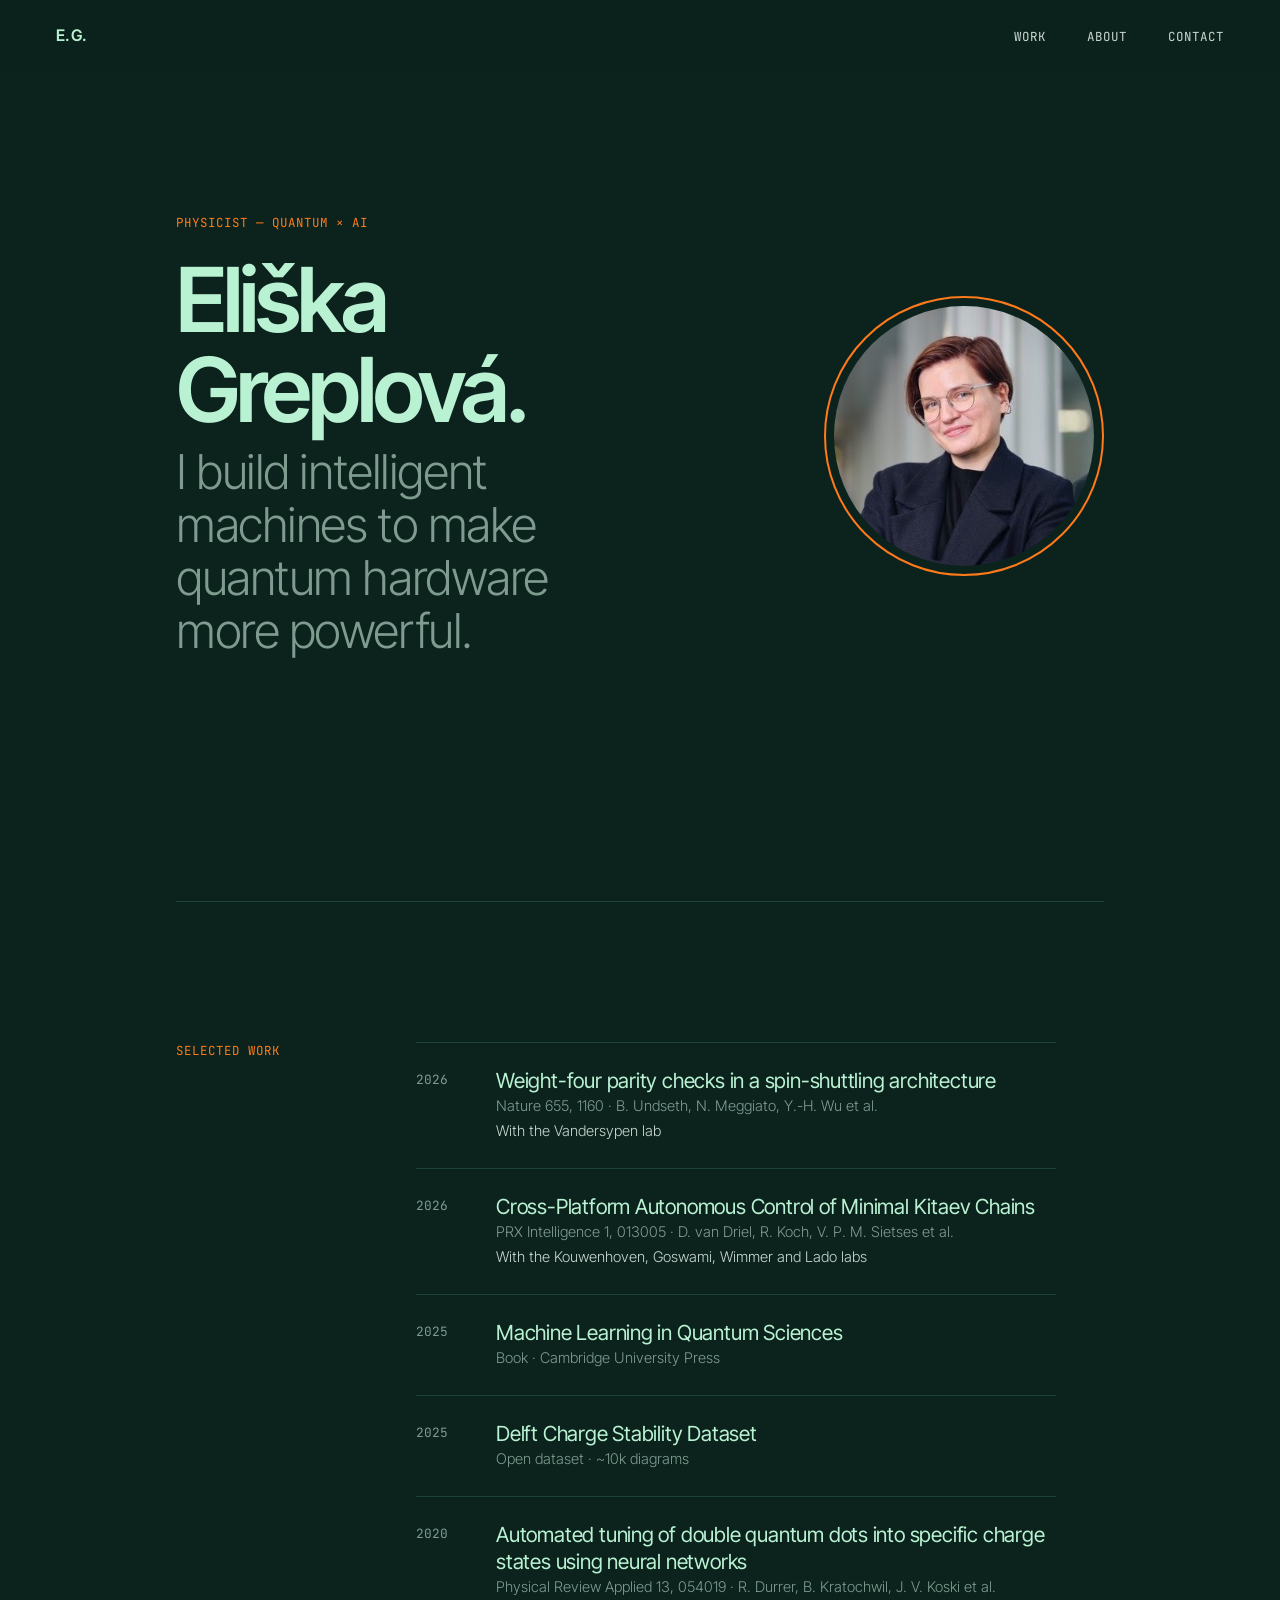
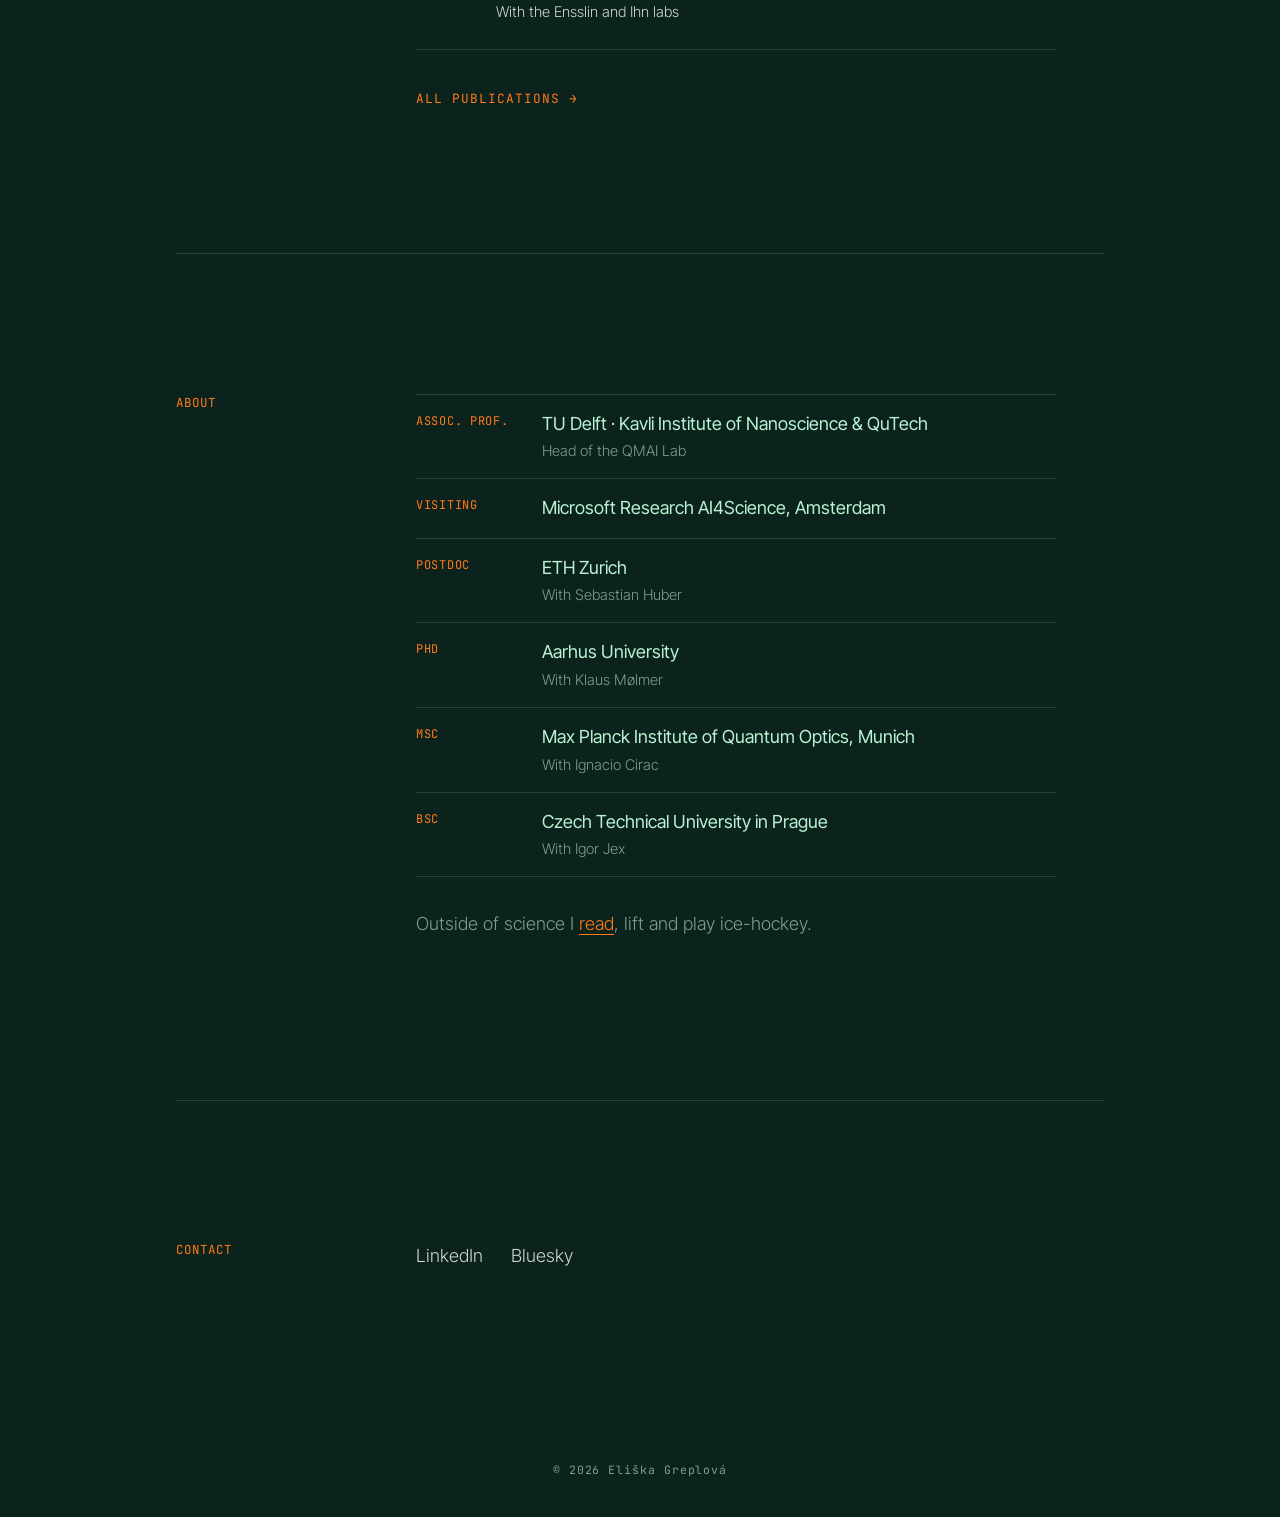
<file: index.html>
<!doctype html>
<html lang="en">
<head>
  <meta charset="utf-8">
  <meta name="viewport" content="width=device-width, initial-scale=1">
  <title>Eliška Greplová</title>
  <meta name="description" content="Eliška Greplová — physicist working at the intersection of quantum technology and artificial intelligence.">
  <link rel="preconnect" href="https://fonts.googleapis.com">
  <link rel="preconnect" href="https://fonts.gstatic.com" crossorigin>
  <link href="https://fonts.googleapis.com/css2?family=Inter+Tight:wght@300;400;600&family=JetBrains+Mono:wght@400&display=swap" rel="stylesheet">
  <link rel="stylesheet" href="style.css">
</head>
<body>

  <header class="nav">
    <a class="logo" href="#top">E.G.</a>
    <nav>
      <a href="#work">Work</a>
      <a href="#about">About</a>
      <a href="#contact">Contact</a>
    </nav>
  </header>

  <main id="top">

    <!-- Intro: big name, quieter second line -->
    <section class="hero">
      <div class="hero-copy">
        <p class="label">Physicist — Quantum × AI</p>
        <h1>Eliška Greplová.</h1>
        <p class="hero-sub">I build intelligent machines to make quantum hardware more&nbsp;powerful.</p>
      </div>
      <img class="portrait" src="photo.jpg" alt="Portrait of Eliška Greplová" width="330" height="330">
    </section>

    <!-- Selected work -->
    <section id="work" class="row">
      <p class="label">Selected work</p>
      <div>
        <ul class="work">
          <li>
            <a href="https://www.nature.com/articles/s41586-026-10766-3">
              <span class="year">2026</span>
              <span class="title">Weight-four parity checks in a spin-shuttling architecture</span>
              <span class="venue">Nature 655, 1160 · B. Undseth, N. Meggiato, Y.-H. Wu et al.</span>
              <span class="lab">With the Vandersypen lab</span>
            </a>
          </li>
          <li>
            <a href="https://journals.aps.org/prxintelligence/abstract/10.1103/ryll-qb42">
              <span class="year">2026</span>
              <span class="title">Cross-Platform Autonomous Control of Minimal Kitaev Chains</span>
              <span class="venue">PRX Intelligence 1, 013005 · D. van Driel, R. Koch, V. P. M. Sietses et al.</span>
              <span class="lab">With the Kouwenhoven, Goswami, Wimmer and Lado labs</span>
            </a>
          </li>
          <li>
            <a href="https://www.cambridge.org/nl/universitypress/subjects/physics/quantum-physics-quantum-information-and-quantum-computation/machine-learning-quantum-sciences?format=HB&isbn=9781009504935">
              <span class="year">2025</span>
              <span class="title">Machine Learning in Quantum Sciences</span>
              <span class="venue">Book · Cambridge University Press</span>
            </a>
          </li>
          <li>
            <a href="https://gitlab.tudelft.nl/datasets/delft-csd-dataset/-/blob/main/README.md">
              <span class="year">2025</span>
              <span class="title">Delft Charge Stability Dataset</span>
              <span class="venue">Open dataset · ~10k diagrams</span>
            </a>
          </li>
          <li>
            <a href="https://journals.aps.org/prapplied/abstract/10.1103/PhysRevApplied.13.054019">
              <span class="year">2020</span>
              <span class="title">Automated tuning of double quantum dots into specific charge states using neural networks</span>
              <span class="venue">Physical Review Applied 13, 054019 · R. Durrer, B. Kratochwil, J. V. Koski et al.</span>
              <span class="lab">With the Ensslin and Ihn labs</span>
            </a>
          </li>
        </ul>
        <a class="more" href="https://scholar.google.com/citations?user=WIPqU4gAAAAJ&amp;hl=en">All publications →</a>
      </div>
    </section>

    <!-- About -->
    <section id="about" class="row">
      <p class="label">About</p>
      <div>
        <!-- Career, newest first. Copy an <li> to add a line. -->
        <ul class="cv">
          <li>
            <span class="role">Assoc. Prof.</span>
            <span class="place">TU Delft · Kavli Institute of Nanoscience &amp; QuTech</span>
            <span class="with">Head of the QMAI Lab</span>
          </li>
          <li>
            <span class="role">Visiting</span>
            <span class="place">Microsoft Research AI4Science, Amsterdam</span>
          </li>
          <li>
            <span class="role">Postdoc</span>
            <span class="place">ETH Zurich</span>
            <span class="with">With Sebastian Huber</span>
          </li>
          <li>
            <span class="role">PhD</span>
            <span class="place">Aarhus University</span>
            <span class="with">With Klaus Mølmer</span>
          </li>
          <li>
            <span class="role">MSc</span>
            <span class="place">Max Planck Institute of Quantum Optics, Munich</span>
            <span class="with">With Ignacio Cirac</span>
          </li>
          <li>
            <span class="role">BSc</span>
            <span class="place">Czech Technical University in Prague</span>
            <span class="with">With Igor Jex</span>
          </li>
        </ul>
        <p class="muted">Outside of science I <a class="inline-link" href="reading.html">read</a>, lift and play ice-hockey.</p>
      </div>
    </section>

    <!-- Contact -->
    <section id="contact" class="row">
      <p class="label">Contact</p>
      <div>
        <ul class="social">
          <li><a href="https://www.linkedin.com/in/eliska-greplova-29bba9150/">LinkedIn</a></li>
          <li><a href="https://bsky.app/profile/eliskagreplova.bsky.social">Bluesky</a></li>
        </ul>
      </div>
    </section>

  </main>

  <footer>© <span id="year">2026</span> Eliška Greplová</footer>
  <script>document.getElementById('year').textContent = new Date().getFullYear();</script>
</body>
</html>
</file>
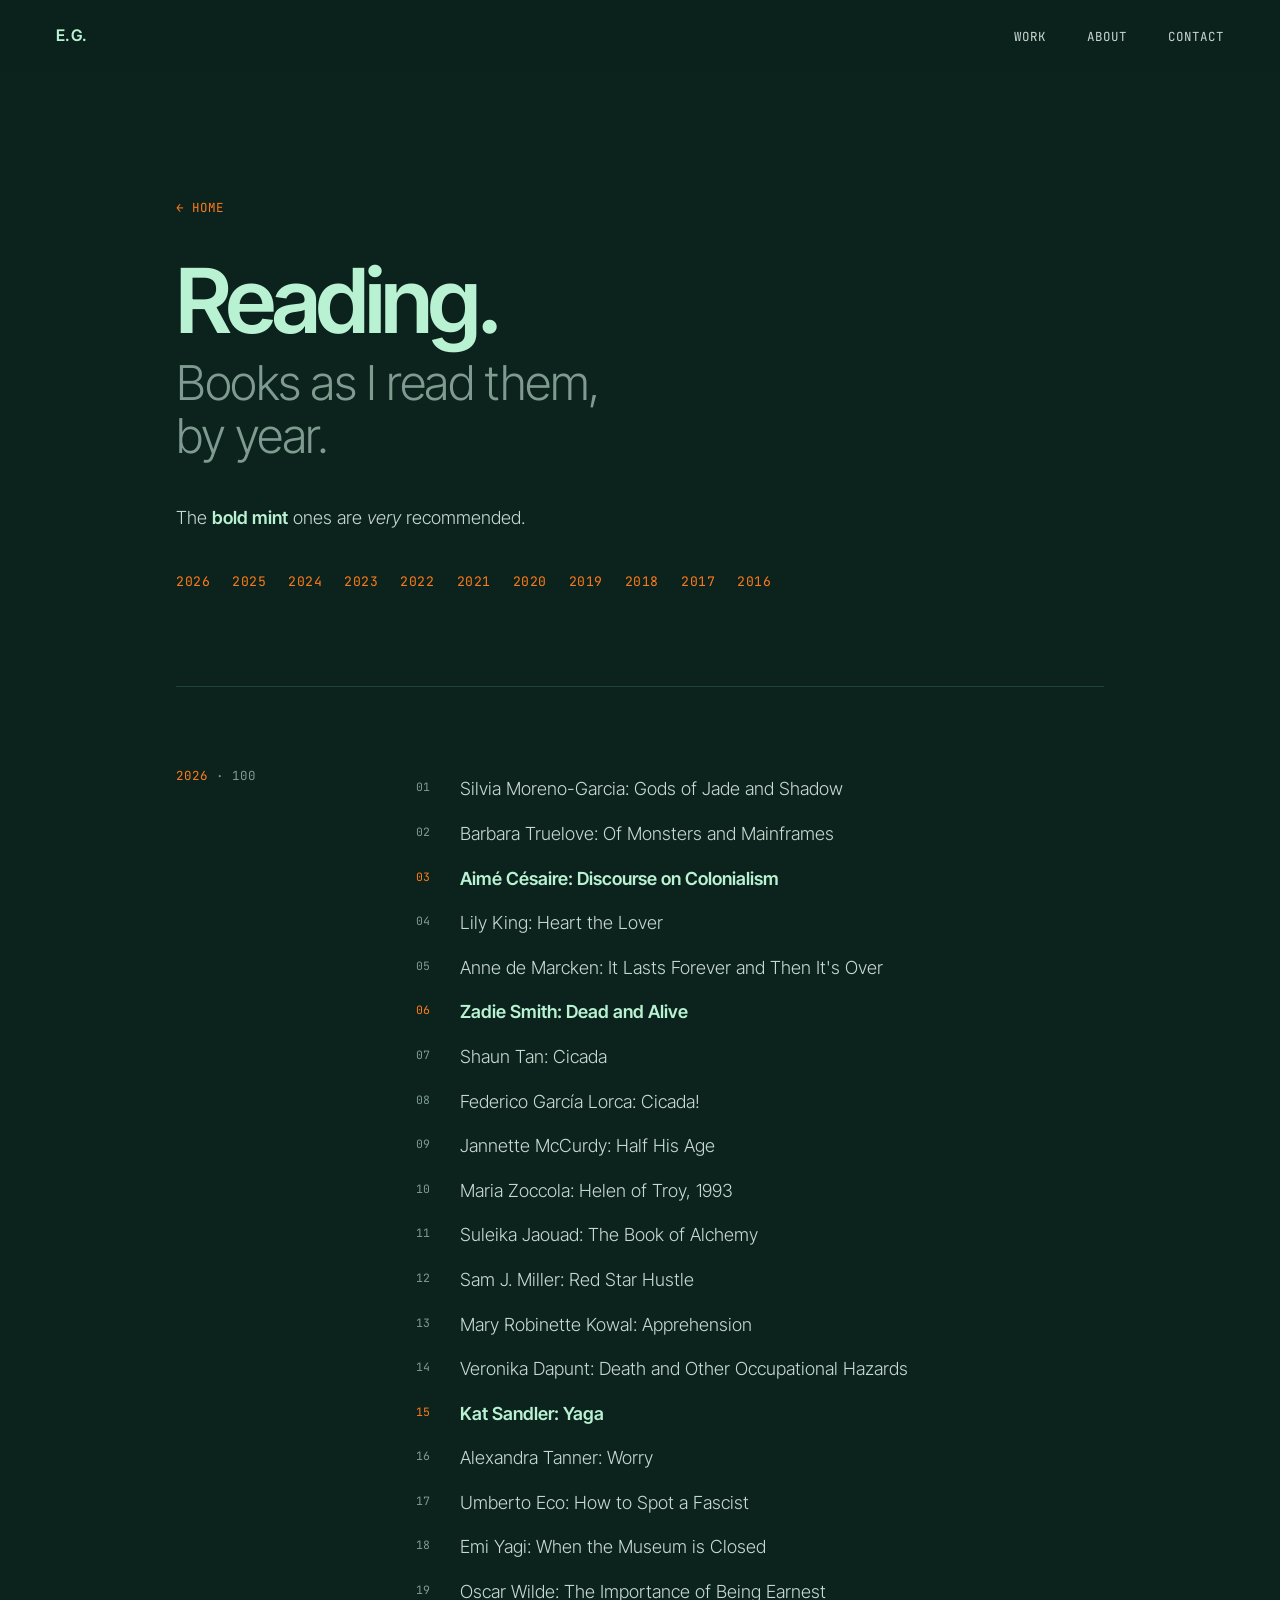
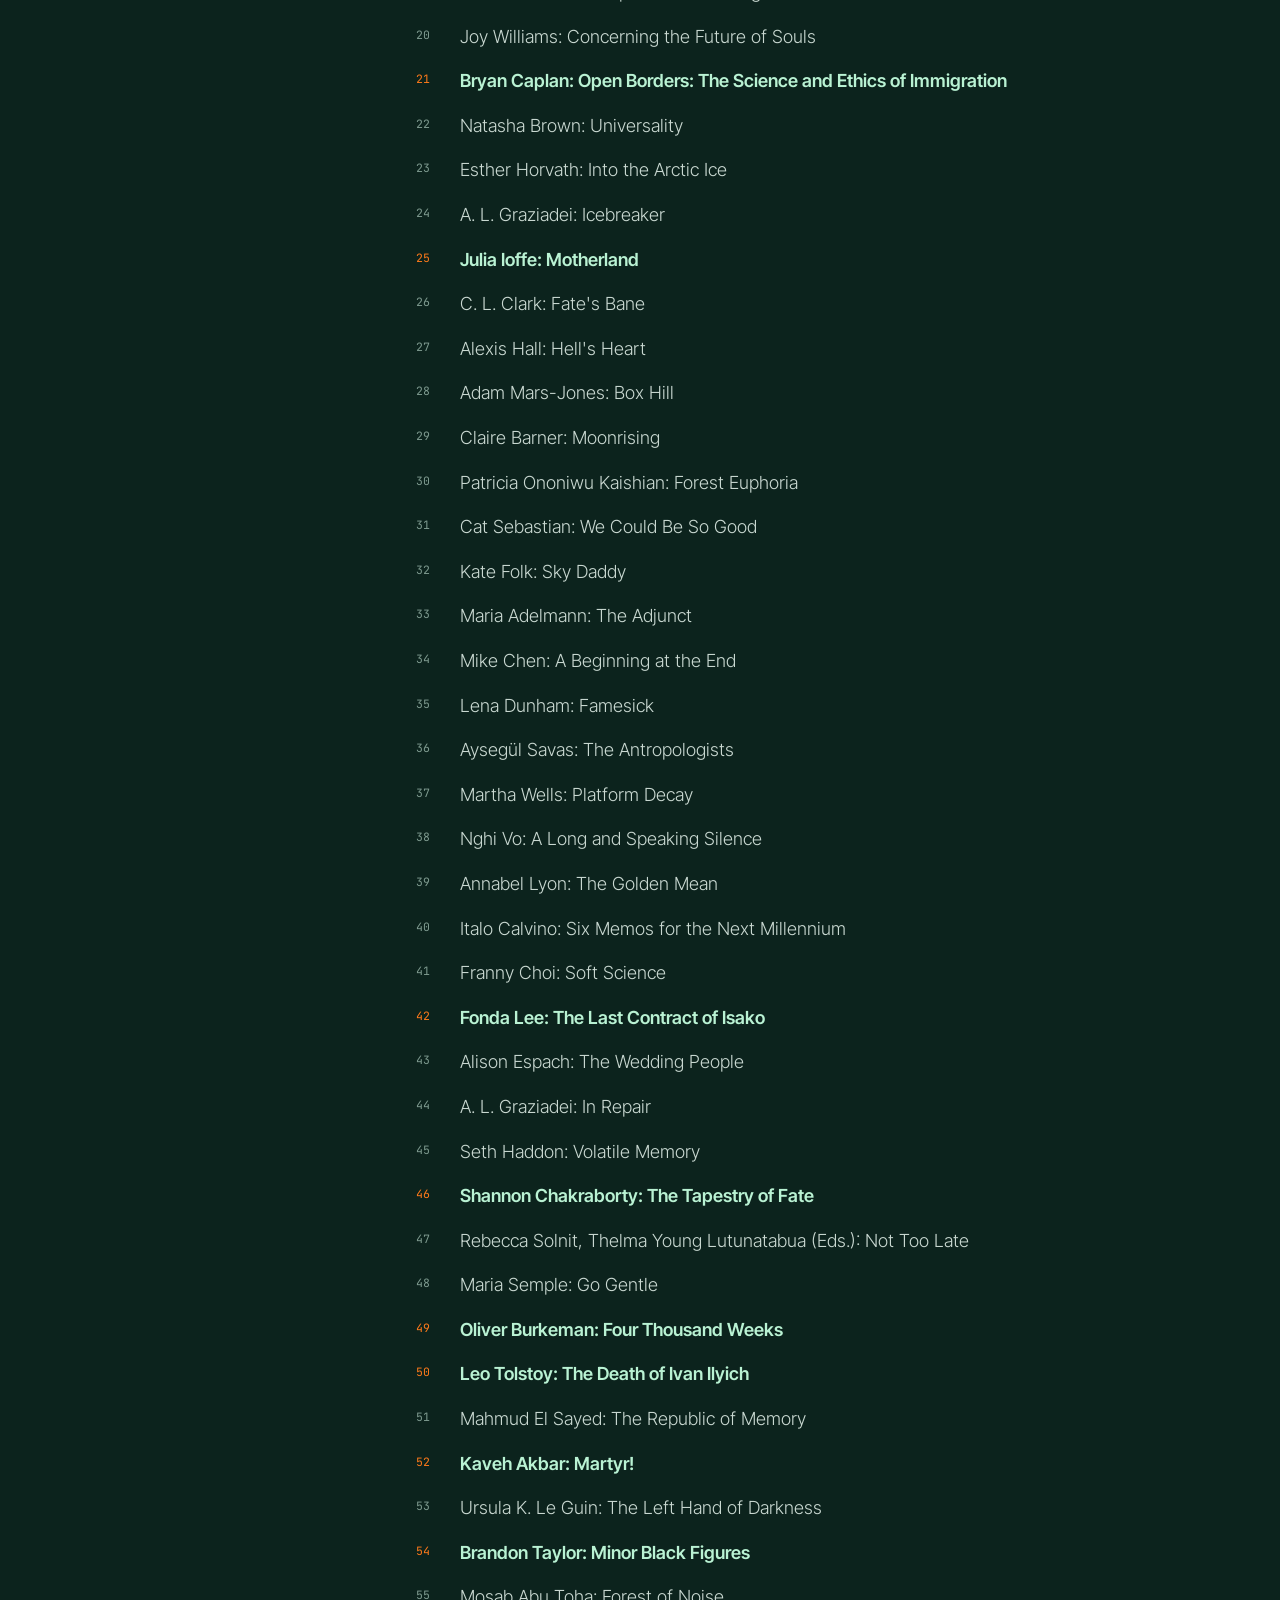
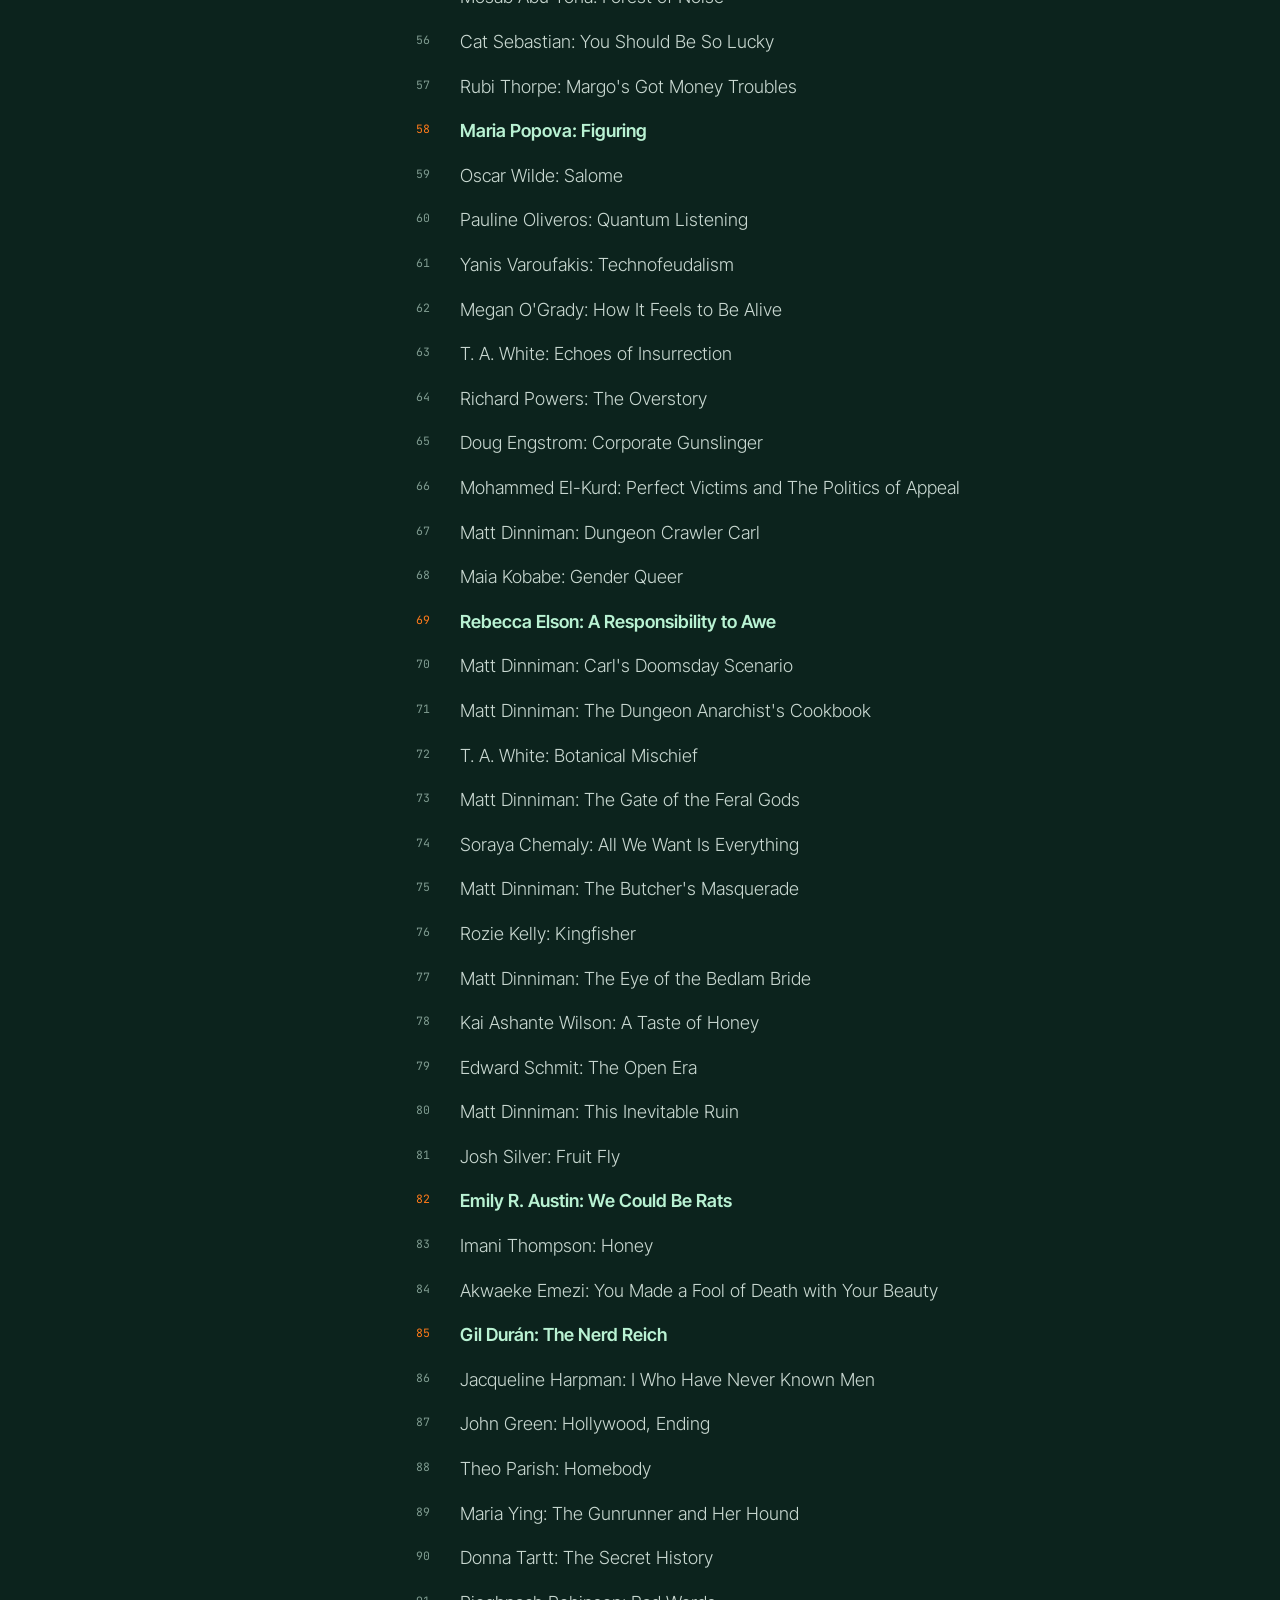
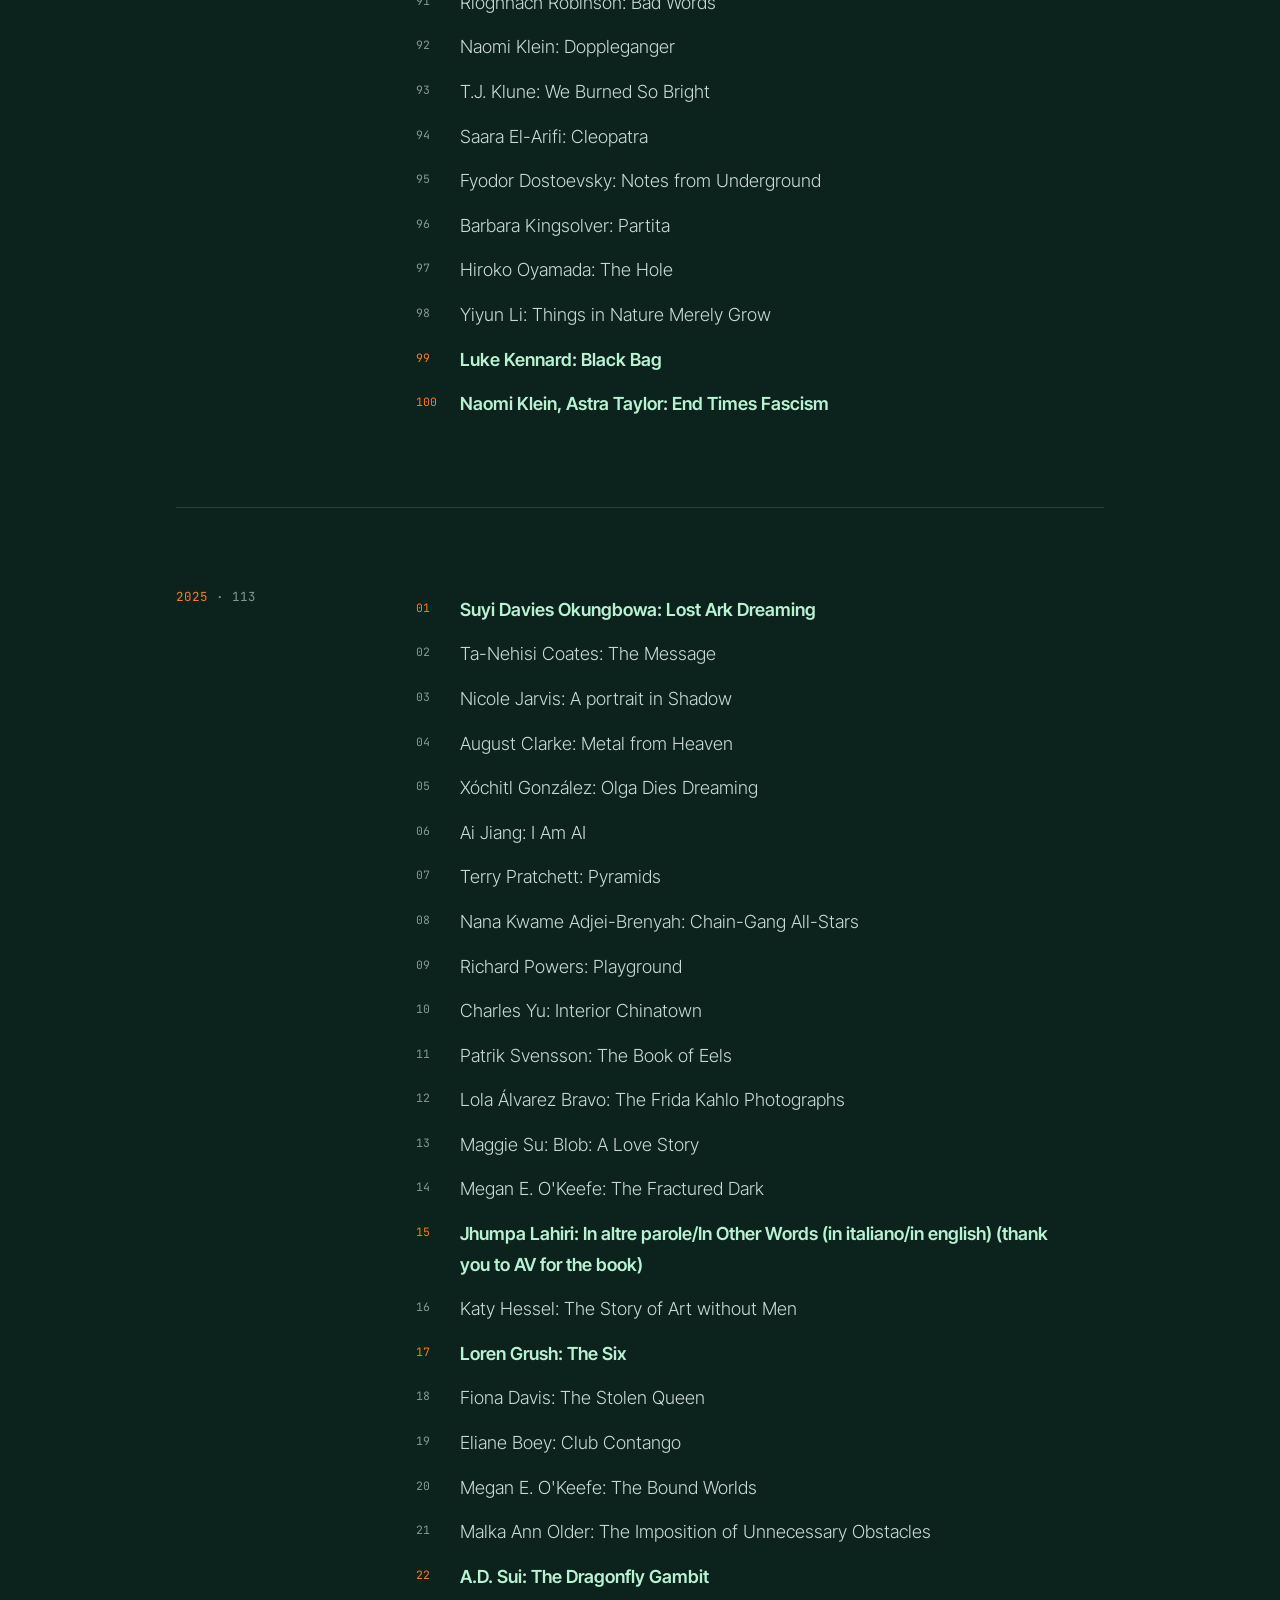
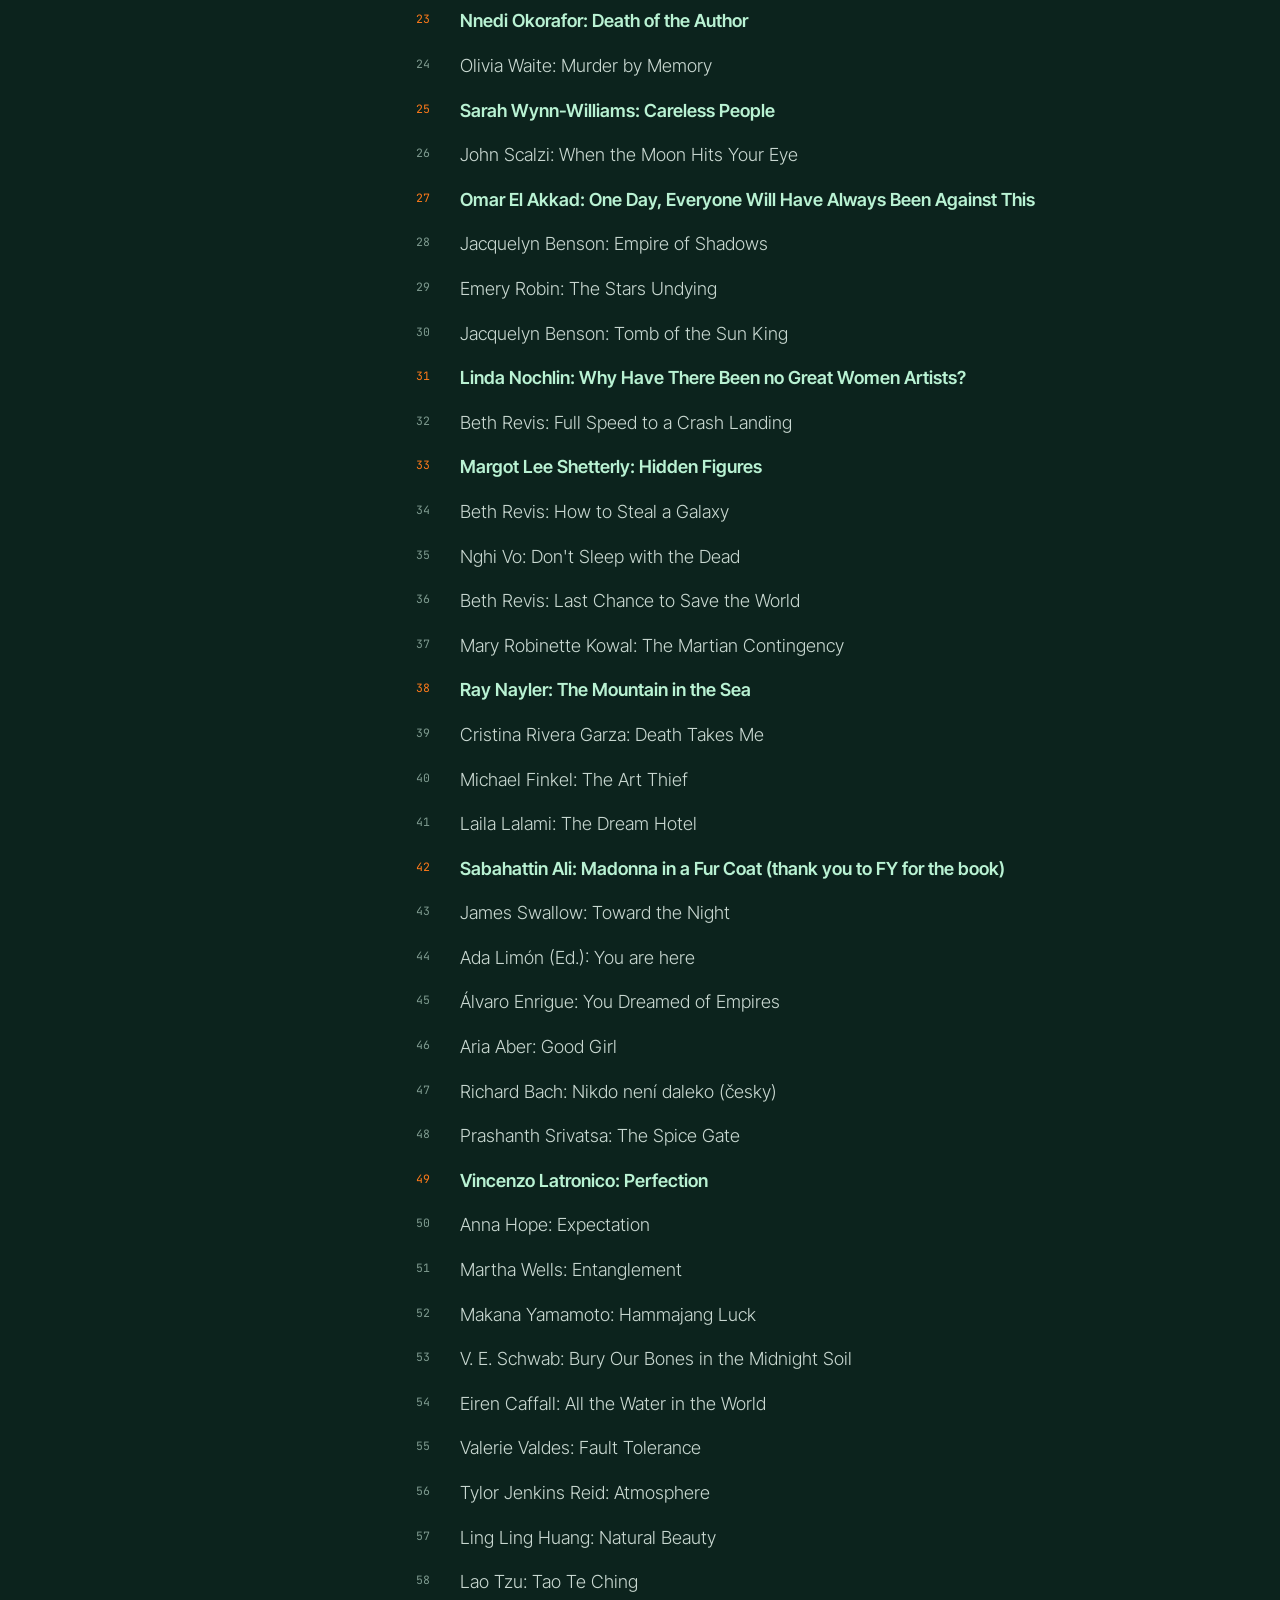
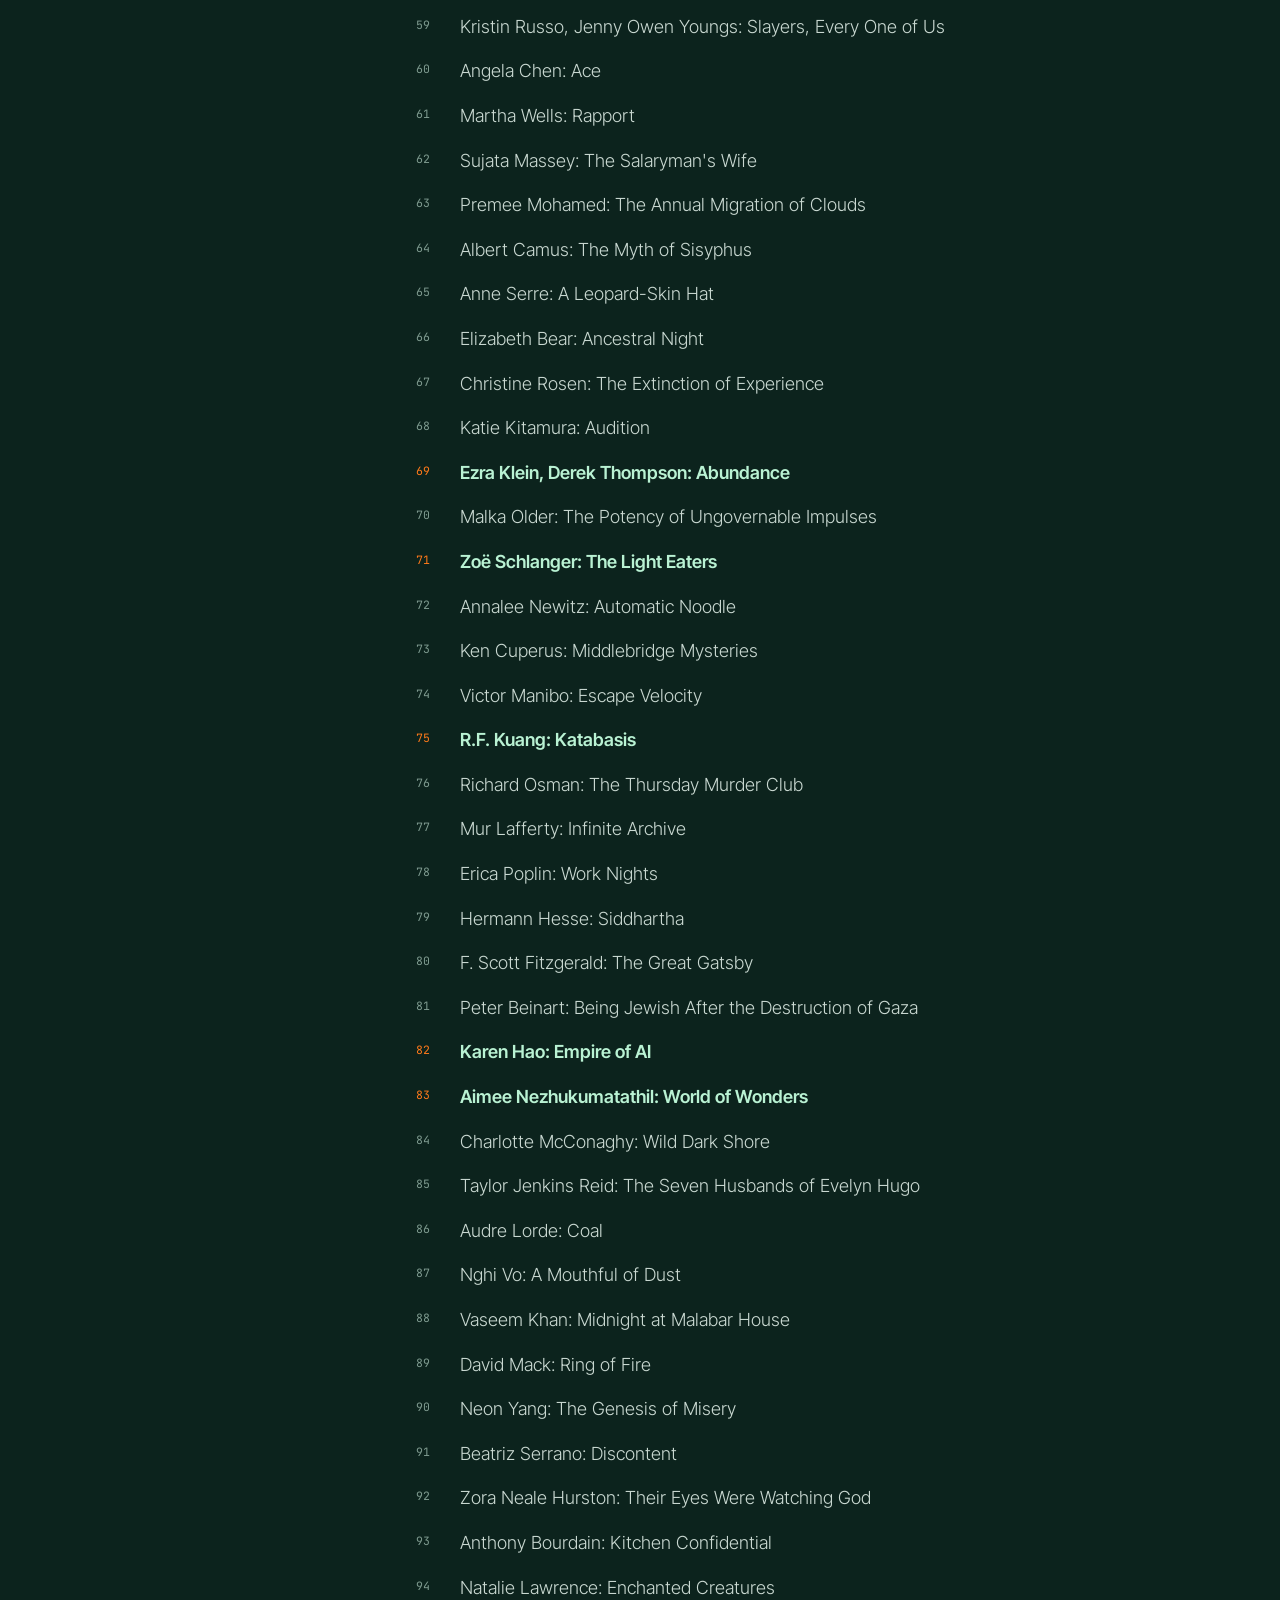
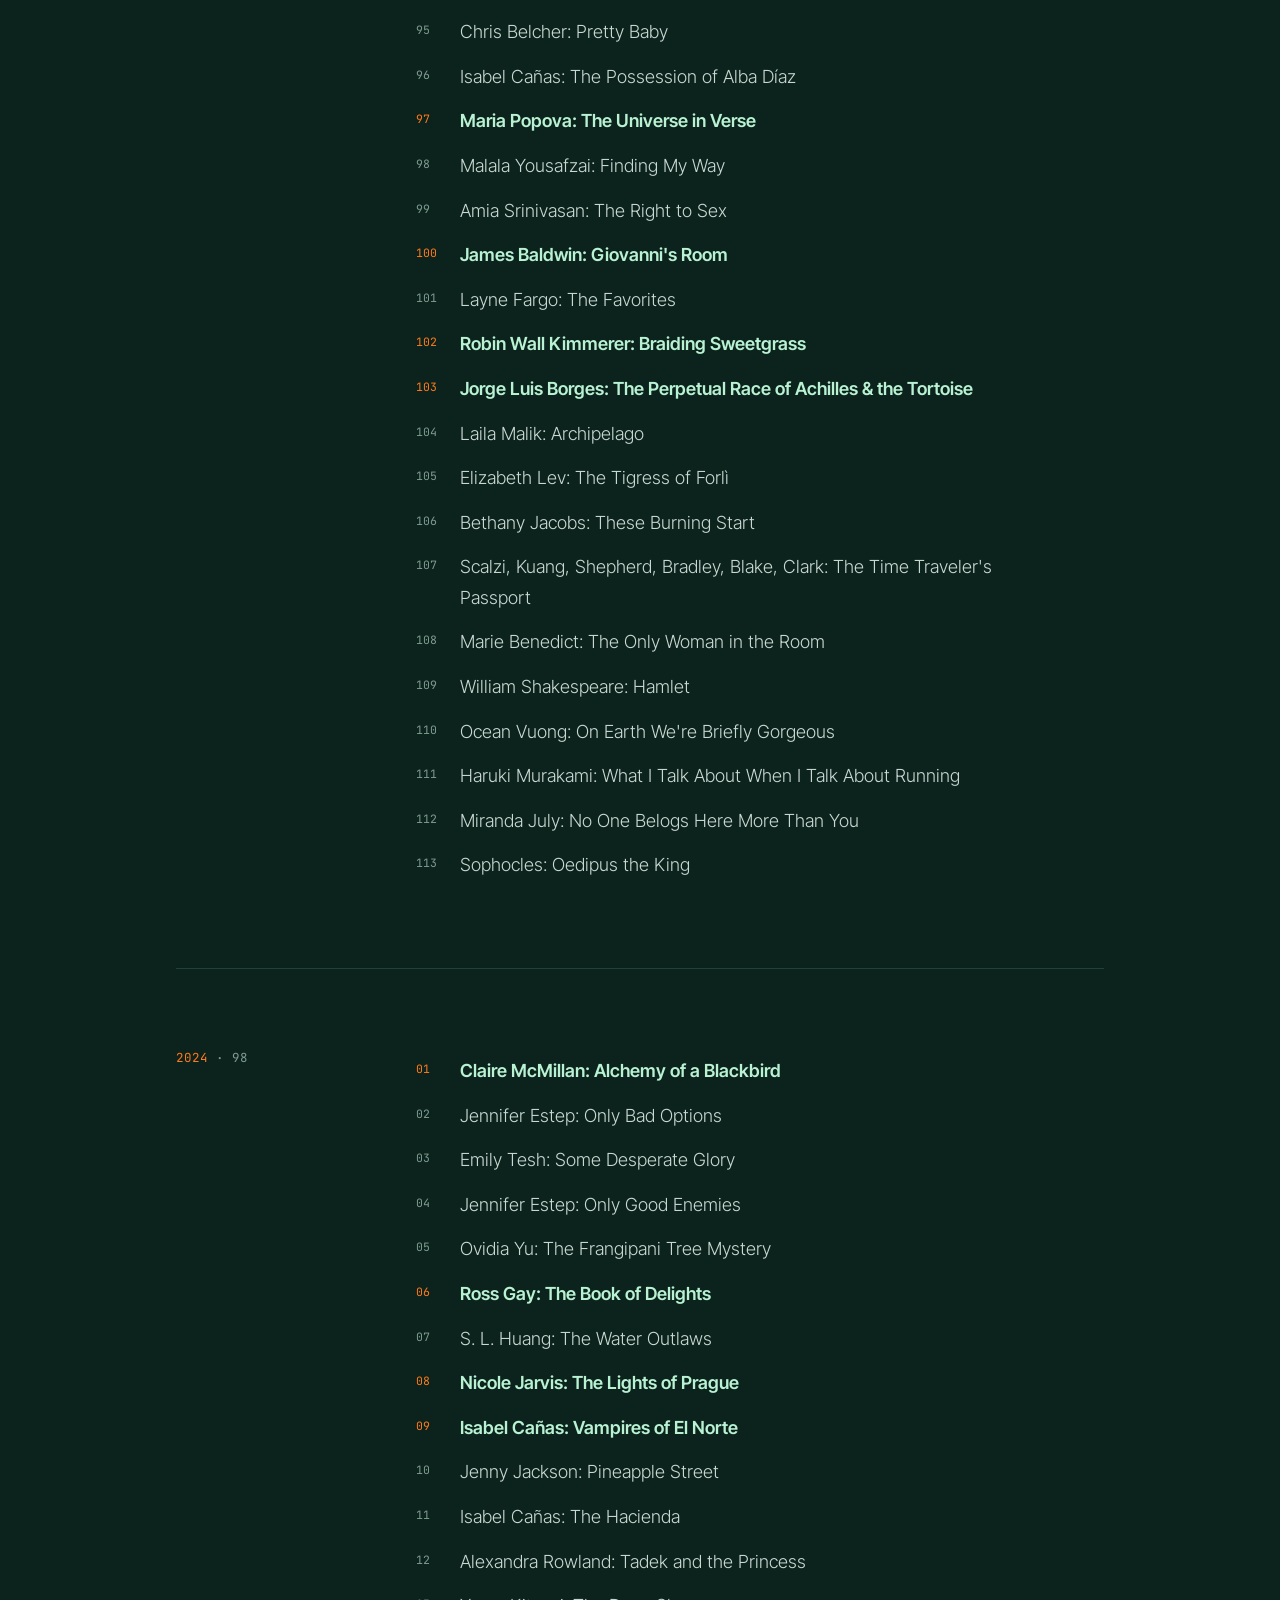
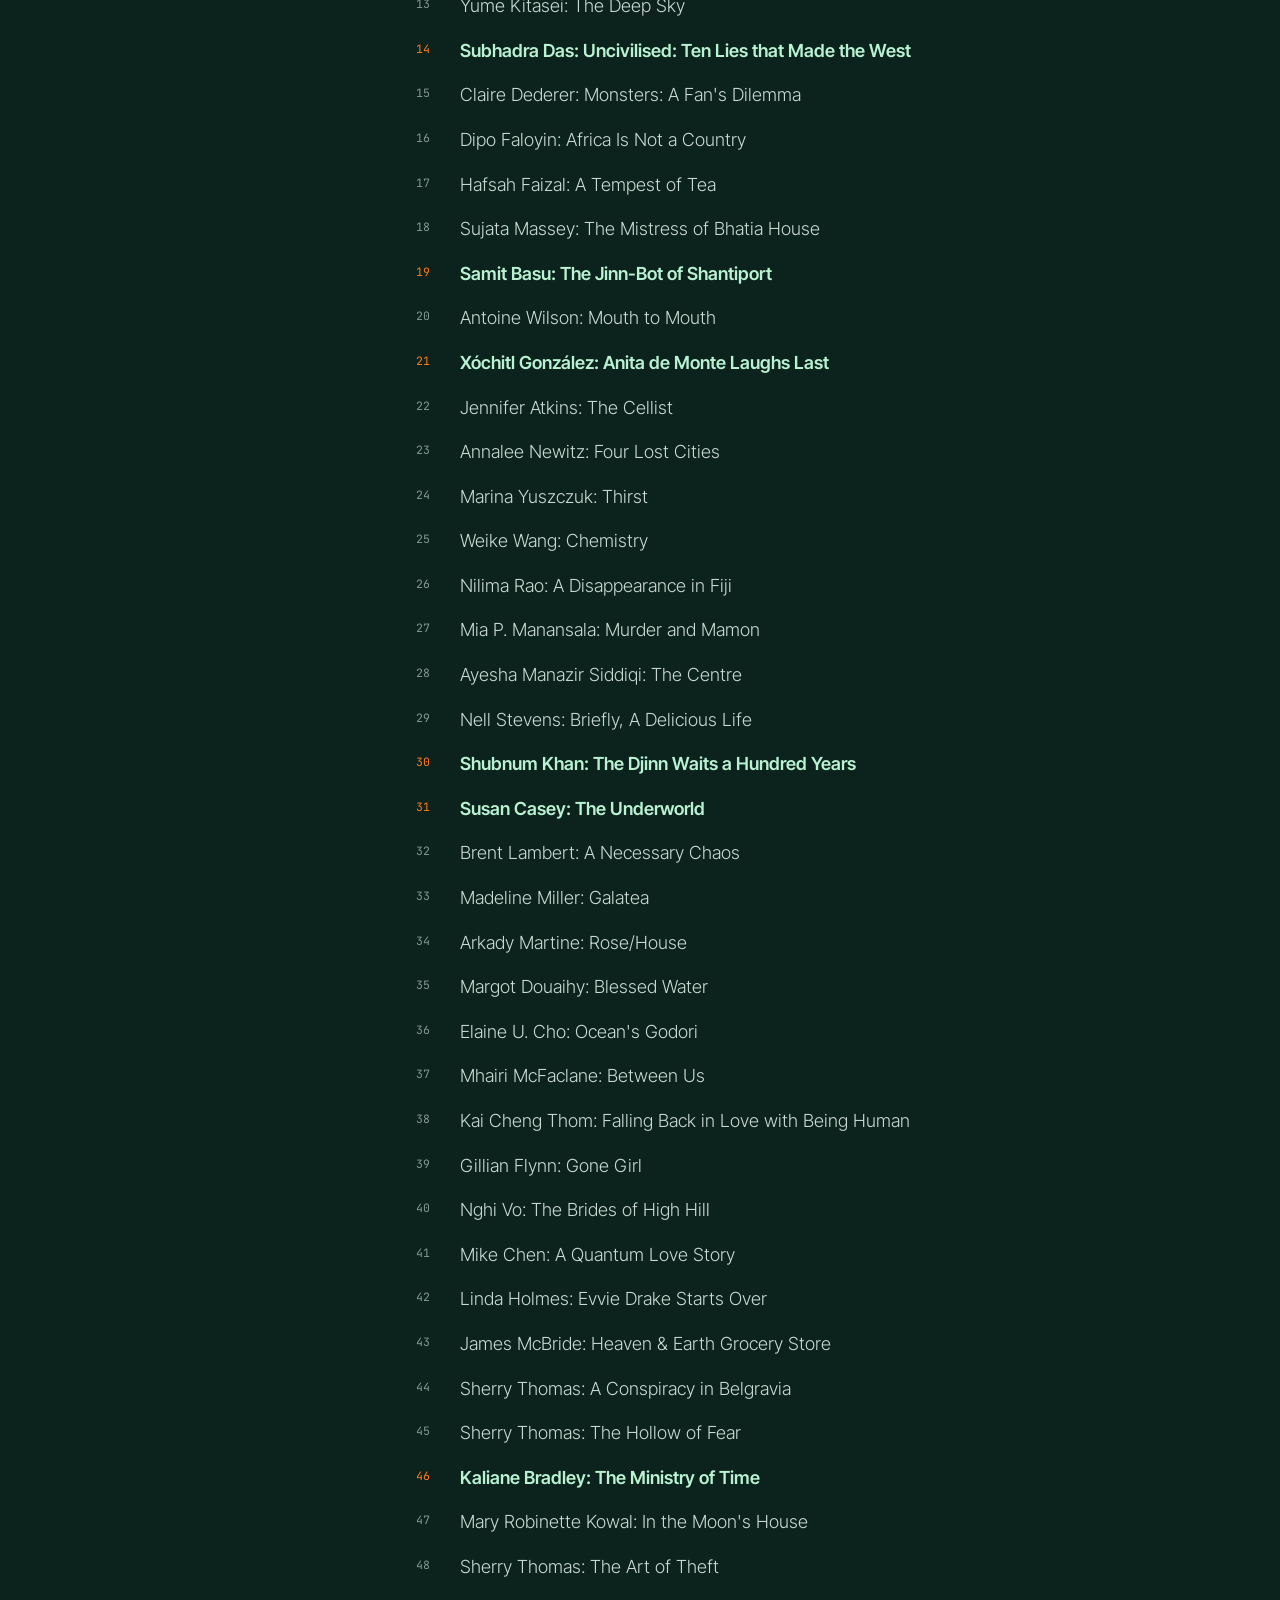
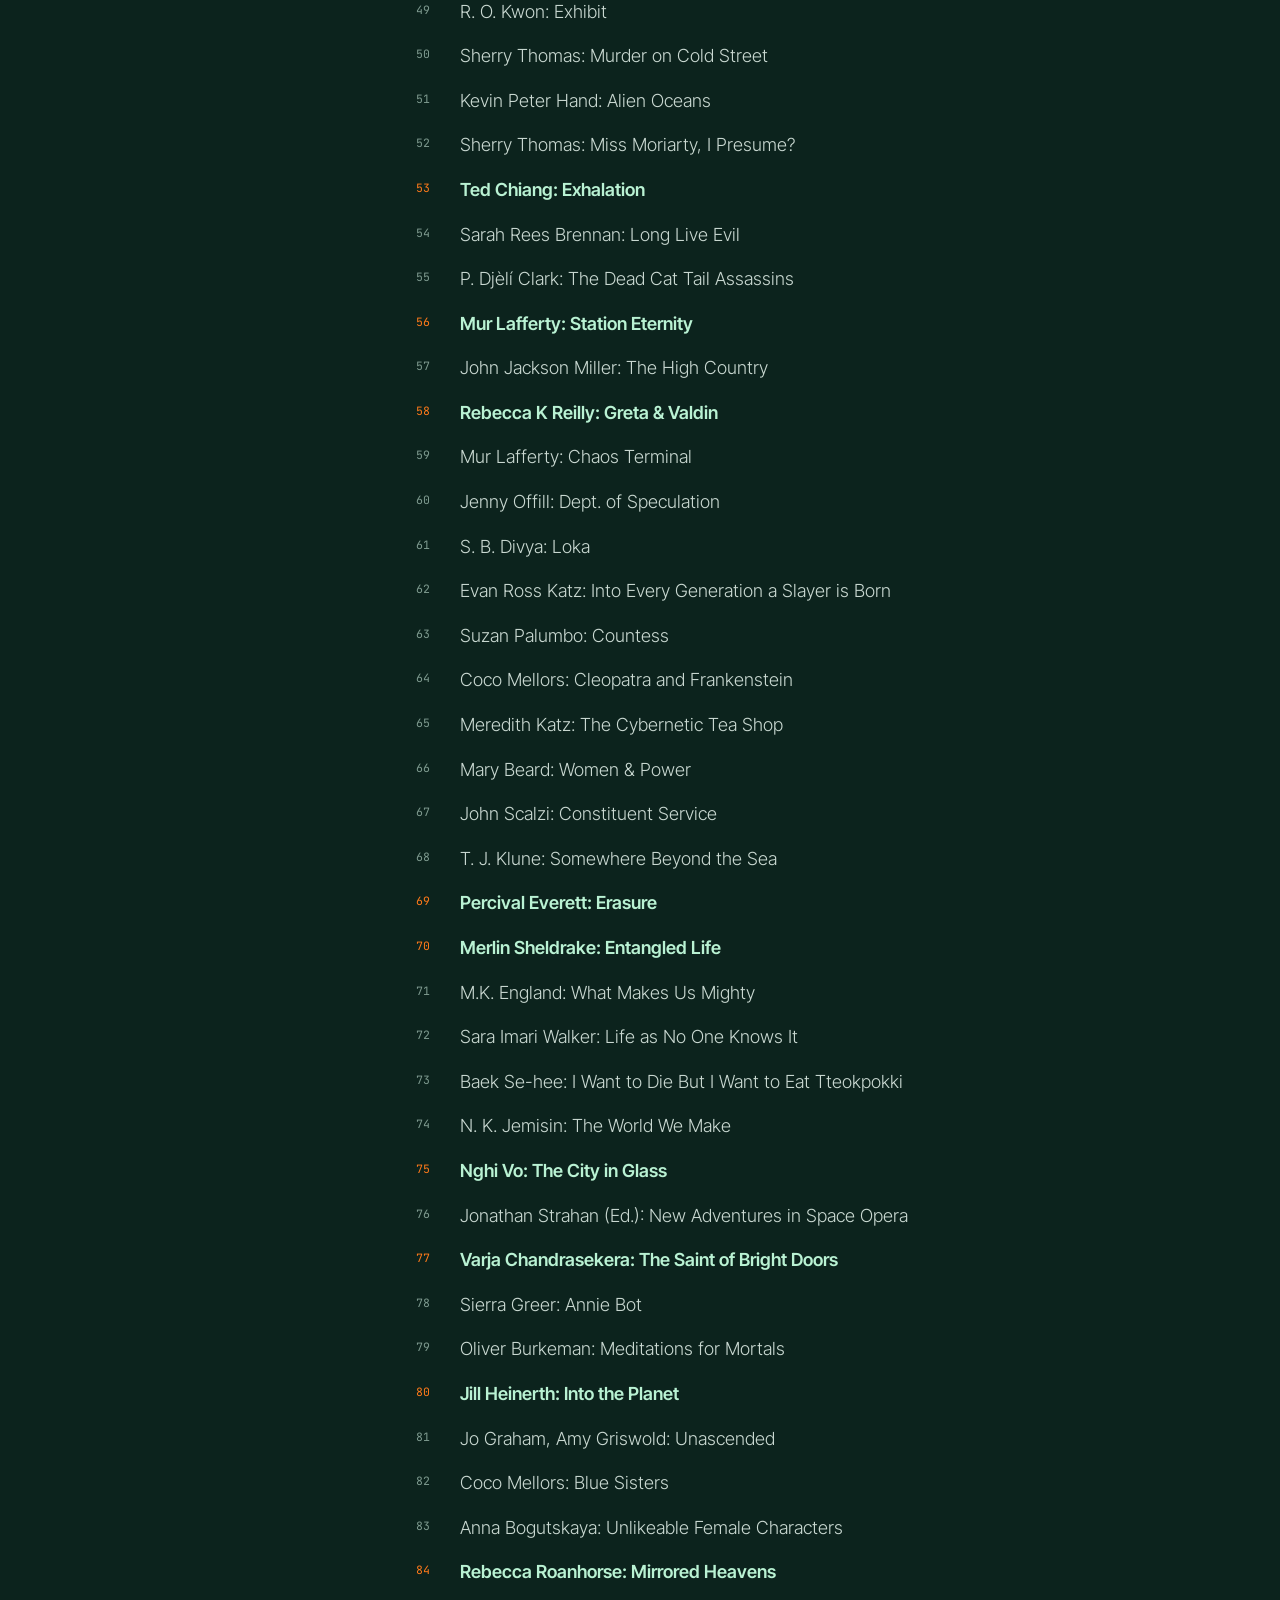
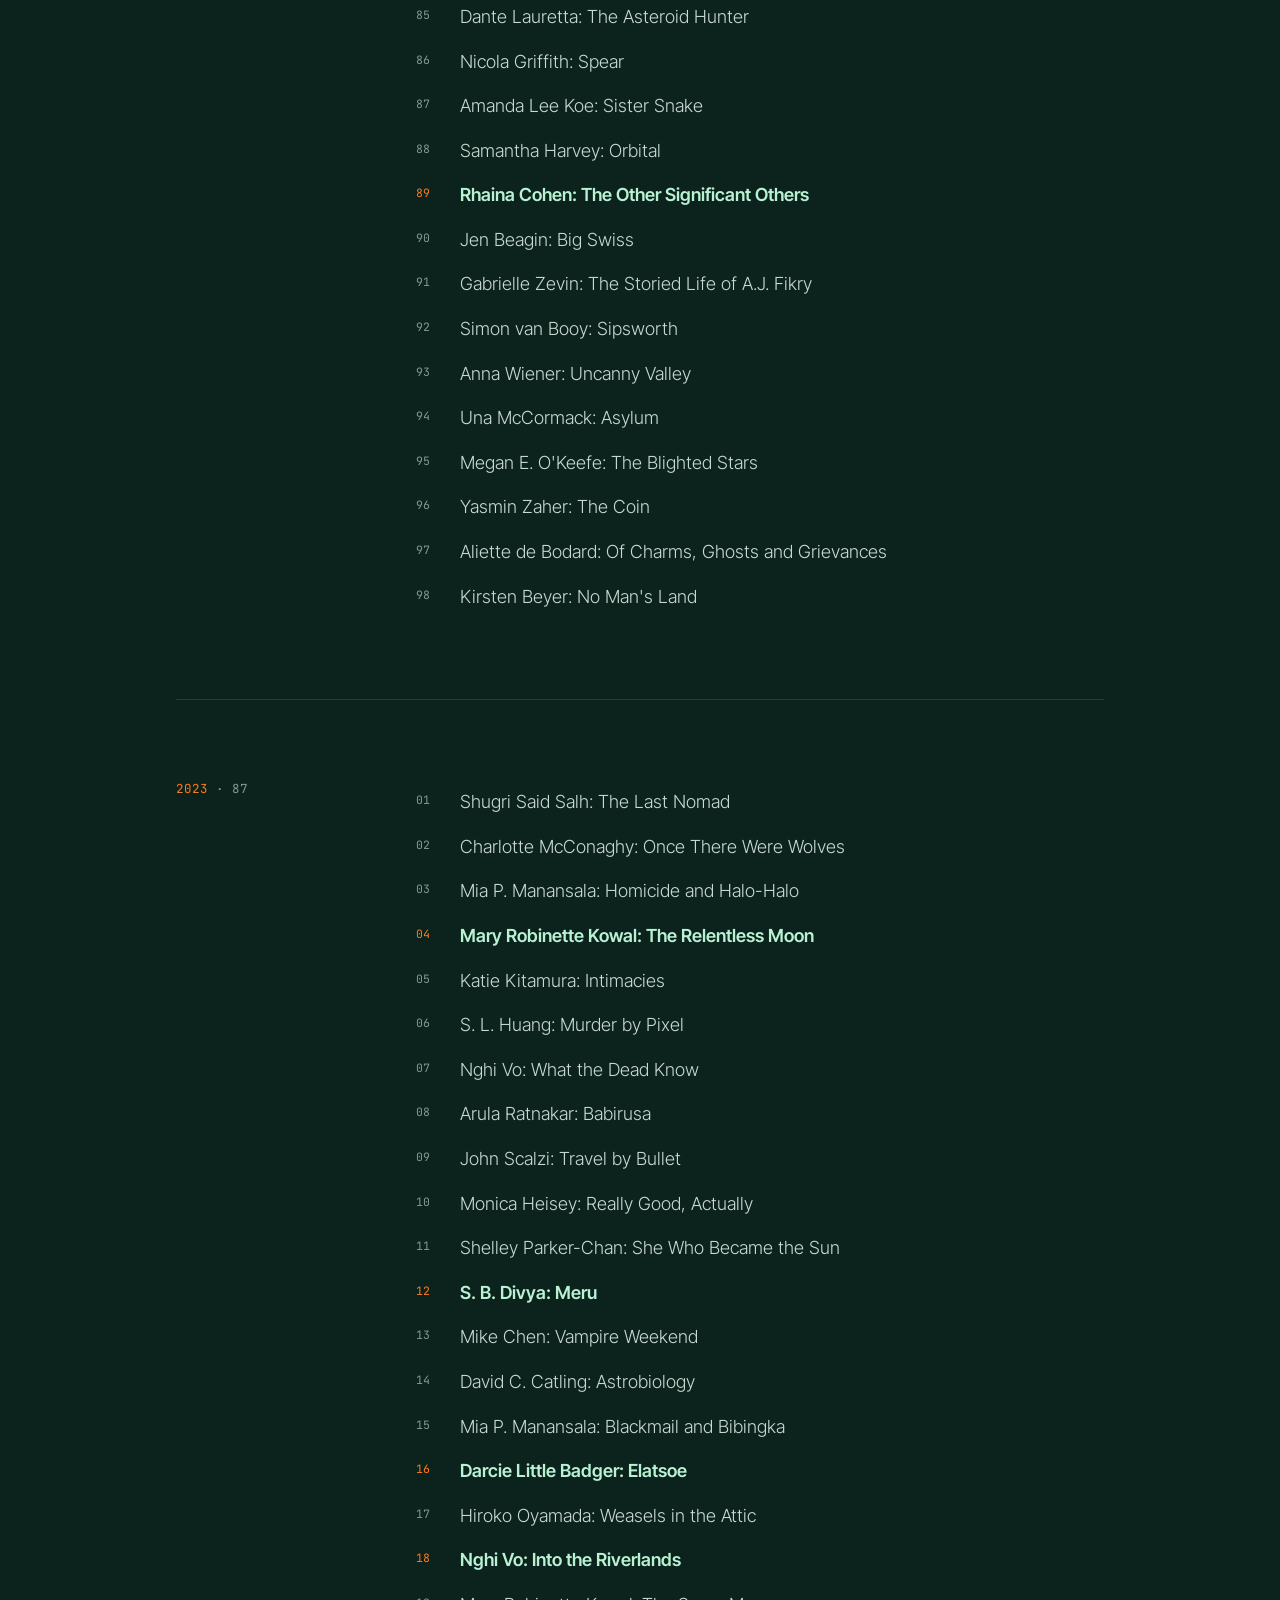
<file: reading.html>
<!doctype html>
<html lang="en">
<head>
  <meta charset="utf-8">
  <meta name="viewport" content="width=device-width, initial-scale=1">
  <title>Reading · Eliška Greplová</title>
  <meta name="description" content="Books Eliška Greplová has read, by year.">
  <link rel="preconnect" href="https://fonts.googleapis.com">
  <link rel="preconnect" href="https://fonts.gstatic.com" crossorigin>
  <link href="https://fonts.googleapis.com/css2?family=Inter+Tight:wght@300;400;600&family=JetBrains+Mono:wght@400&display=swap" rel="stylesheet">
  <link rel="stylesheet" href="style.css">
</head>
<body>

  <header class="nav">
    <a class="logo" href="index.html">E.G.</a>
    <nav>
      <a href="index.html#work">Work</a>
      <a href="index.html#about">About</a>
      <a href="index.html#contact">Contact</a>
    </nav>
  </header>

  <main>

    <section class="page-head">
      <a class="back" href="index.html">← Home</a>
      <h1>Reading.</h1>
      <p class="hero-sub">Books as I read them, by&nbsp;year.</p>
      <p class="hero-text">The <span class="rec-sample">bold mint</span> ones are <em>very</em> recommended.</p>
      <nav class="year-jump" aria-label="Jump to year">
        <a href="#y2026">2026</a>
        <a href="#y2025">2025</a>
        <a href="#y2024">2024</a>
        <a href="#y2023">2023</a>
        <a href="#y2022">2022</a>
        <a href="#y2021">2021</a>
        <a href="#y2020">2020</a>
        <a href="#y2019">2019</a>
        <a href="#y2018">2018</a>
        <a href="#y2017">2017</a>
        <a href="#y2016">2016</a>
      </nav>
    </section>

    <!--
      To add a book: add a line at the end of the right year's list.
        <li>Author: Title</li>              normal
        <li class="rec">Author: Title</li>  very recommended
      New year: copy a whole <section> block, change the id, label and list.
    -->

    <section class="row year-block" id="y2026">
      <p class="label">2026 <span class="count">· 100</span></p>
      <ol class="reading">
          <li>Silvia Moreno-Garcia: Gods of Jade and Shadow</li>
          <li>Barbara Truelove: Of Monsters and Mainframes</li>
          <li class="rec">Aimé Césaire: Discourse on Colonialism</li>
          <li>Lily King: Heart the Lover</li>
          <li>Anne de Marcken: It Lasts Forever and Then It&#x27;s Over</li>
          <li class="rec">Zadie Smith: Dead and Alive</li>
          <li>Shaun Tan: Cicada</li>
          <li>Federico García Lorca: Cicada!</li>
          <li>Jannette McCurdy: Half His Age</li>
          <li>Maria Zoccola: Helen of Troy, 1993</li>
          <li>Suleika Jaouad: The Book of Alchemy</li>
          <li>Sam J. Miller: Red Star Hustle</li>
          <li>Mary Robinette Kowal: Apprehension</li>
          <li>Veronika Dapunt: Death and Other Occupational Hazards</li>
          <li class="rec">Kat Sandler: Yaga</li>
          <li>Alexandra Tanner: Worry</li>
          <li>Umberto Eco: How to Spot a Fascist</li>
          <li>Emi Yagi: When the Museum is Closed</li>
          <li>Oscar Wilde: The Importance of Being Earnest</li>
          <li>Joy Williams: Concerning the Future of Souls</li>
          <li class="rec">Bryan Caplan: Open Borders: The Science and Ethics of Immigration</li>
          <li>Natasha Brown: Universality</li>
          <li>Esther Horvath: Into the Arctic Ice</li>
          <li>A. L. Graziadei: Icebreaker</li>
          <li class="rec">Julia Ioffe: Motherland</li>
          <li>C. L. Clark: Fate&#x27;s Bane</li>
          <li>Alexis Hall: Hell&#x27;s Heart</li>
          <li>Adam Mars-Jones: Box Hill</li>
          <li>Claire Barner: Moonrising</li>
          <li>Patricia Ononiwu Kaishian: Forest Euphoria</li>
          <li>Cat Sebastian: We Could Be So Good</li>
          <li>Kate Folk: Sky Daddy</li>
          <li>Maria Adelmann: The Adjunct</li>
          <li>Mike Chen: A Beginning at the End</li>
          <li>Lena Dunham: Famesick</li>
          <li>Aysegül Savas: The Antropologists</li>
          <li>Martha Wells: Platform Decay</li>
          <li>Nghi Vo: A Long and Speaking Silence</li>
          <li>Annabel Lyon: The Golden Mean</li>
          <li>Italo Calvino: Six Memos for the Next Millennium</li>
          <li>Franny Choi: Soft Science</li>
          <li class="rec">Fonda Lee: The Last Contract of Isako</li>
          <li>Alison Espach: The Wedding People</li>
          <li>A. L. Graziadei: In Repair</li>
          <li>Seth Haddon: Volatile Memory</li>
          <li class="rec">Shannon Chakraborty: The Tapestry of Fate</li>
          <li>Rebecca Solnit, Thelma Young Lutunatabua (Eds.): Not Too Late</li>
          <li>Maria Semple: Go Gentle</li>
          <li class="rec">Oliver Burkeman: Four Thousand Weeks</li>
          <li class="rec">Leo Tolstoy: The Death of Ivan Ilyich</li>
          <li>Mahmud El Sayed: The Republic of Memory</li>
          <li class="rec">Kaveh Akbar: Martyr!</li>
          <li>Ursula K. Le Guin: The Left Hand of Darkness</li>
          <li class="rec">Brandon Taylor: Minor Black Figures</li>
          <li>Mosab Abu Toha: Forest of Noise</li>
          <li>Cat Sebastian: You Should Be So Lucky</li>
          <li>Rubi Thorpe: Margo&#x27;s Got Money Troubles</li>
          <li class="rec">Maria Popova: Figuring</li>
          <li>Oscar Wilde: Salome</li>
          <li>Pauline Oliveros: Quantum Listening</li>
          <li>Yanis Varoufakis: Technofeudalism</li>
          <li>Megan O&#x27;Grady: How It Feels to Be Alive</li>
          <li>T. A. White: Echoes of Insurrection</li>
          <li>Richard Powers: The Overstory</li>
          <li>Doug Engstrom: Corporate Gunslinger</li>
          <li>Mohammed El-Kurd: Perfect Victims and The Politics of Appeal</li>
          <li>Matt Dinniman: Dungeon Crawler Carl</li>
          <li>Maia Kobabe: Gender Queer</li>
          <li class="rec">Rebecca Elson: A Responsibility to Awe</li>
          <li>Matt Dinniman: Carl&#x27;s Doomsday Scenario</li>
          <li>Matt Dinniman: The Dungeon Anarchist&#x27;s Cookbook</li>
          <li>T. A. White: Botanical Mischief</li>
          <li>Matt Dinniman: The Gate of the Feral Gods</li>
          <li>Soraya Chemaly: All We Want Is Everything</li>
          <li>Matt Dinniman: The Butcher&#x27;s Masquerade</li>
          <li>Rozie Kelly: Kingfisher</li>
          <li>Matt Dinniman: The Eye of the Bedlam Bride</li>
          <li>Kai Ashante Wilson: A Taste of Honey</li>
          <li>Edward Schmit: The Open Era</li>
          <li>Matt Dinniman: This Inevitable Ruin</li>
          <li>Josh Silver: Fruit Fly</li>
          <li class="rec">Emily R. Austin: We Could Be Rats</li>
          <li>Imani Thompson: Honey</li>
          <li>Akwaeke Emezi: You Made a Fool of Death with Your Beauty</li>
          <li class="rec">Gil Durán: The Nerd Reich</li>
          <li>Jacqueline Harpman: I Who Have Never Known Men</li>
          <li>John Green: Hollywood, Ending</li>
          <li>Theo Parish: Homebody</li>
          <li>Maria Ying: The Gunrunner and Her Hound</li>
          <li>Donna Tartt: The Secret History</li>
          <li>Rioghnach Robinson: Bad Words</li>
          <li>Naomi Klein: Doppleganger</li>
          <li>T.J. Klune: We Burned So Bright</li>
          <li>Saara El-Arifi: Cleopatra</li>
          <li>Fyodor Dostoevsky: Notes from Underground</li>
          <li>Barbara Kingsolver: Partita</li>
          <li>Hiroko Oyamada: The Hole</li>
          <li>Yiyun Li: Things in Nature Merely Grow</li>
          <li class="rec">Luke Kennard: Black Bag</li>
          <li class="rec">Naomi Klein, Astra Taylor: End Times Fascism</li>
      </ol>
    </section>
    <section class="row year-block" id="y2025">
      <p class="label">2025 <span class="count">· 113</span></p>
      <ol class="reading">
          <li class="rec">Suyi Davies Okungbowa: Lost Ark Dreaming</li>
          <li>Ta-Nehisi Coates: The Message</li>
          <li>Nicole Jarvis: A portrait in Shadow</li>
          <li>August Clarke: Metal from Heaven</li>
          <li>Xóchitl González: Olga Dies Dreaming</li>
          <li>Ai Jiang: I Am AI</li>
          <li>Terry Pratchett: Pyramids</li>
          <li>Nana Kwame Adjei-Brenyah: Chain-Gang All-Stars</li>
          <li>Richard Powers: Playground</li>
          <li>Charles Yu: Interior Chinatown</li>
          <li>Patrik Svensson: The Book of Eels</li>
          <li>Lola Álvarez Bravo: The Frida Kahlo Photographs</li>
          <li>Maggie Su: Blob: A Love Story</li>
          <li>Megan E. O&#x27;Keefe: The Fractured Dark</li>
          <li class="rec">Jhumpa Lahiri: In altre parole/In Other Words (in italiano/in english) (thank you to AV for the book)</li>
          <li>Katy Hessel: The Story of Art without Men</li>
          <li class="rec">Loren Grush: The Six</li>
          <li>Fiona Davis: The Stolen Queen</li>
          <li>Eliane Boey: Club Contango</li>
          <li>Megan E. O&#x27;Keefe: The Bound Worlds</li>
          <li>Malka Ann Older: The Imposition of Unnecessary Obstacles</li>
          <li class="rec">A.D. Sui: The Dragonfly Gambit</li>
          <li class="rec">Nnedi Okorafor: Death of the Author</li>
          <li>Olivia Waite: Murder by Memory</li>
          <li class="rec">Sarah Wynn-Williams: Careless People</li>
          <li>John Scalzi: When the Moon Hits Your Eye</li>
          <li class="rec">Omar El Akkad: One Day, Everyone Will Have Always Been Against This</li>
          <li>Jacquelyn Benson: Empire of Shadows</li>
          <li>Emery Robin: The Stars Undying</li>
          <li>Jacquelyn Benson: Tomb of the Sun King</li>
          <li class="rec">Linda Nochlin: Why Have There Been no Great Women Artists?</li>
          <li>Beth Revis: Full Speed to a Crash Landing</li>
          <li class="rec">Margot Lee Shetterly: Hidden Figures</li>
          <li>Beth Revis: How to Steal a Galaxy</li>
          <li>Nghi Vo: Don&#x27;t Sleep with the Dead</li>
          <li>Beth Revis: Last Chance to Save the World</li>
          <li>Mary Robinette Kowal: The Martian Contingency</li>
          <li class="rec">Ray Nayler: The Mountain in the Sea</li>
          <li>Cristina Rivera Garza: Death Takes Me</li>
          <li>Michael Finkel: The Art Thief</li>
          <li>Laila Lalami: The Dream Hotel</li>
          <li class="rec">Sabahattin Ali: Madonna in a Fur Coat (thank you to FY for the book)</li>
          <li>James Swallow: Toward the Night</li>
          <li>Ada Limón (Ed.): You are here</li>
          <li>Álvaro Enrigue: You Dreamed of Empires</li>
          <li>Aria Aber: Good Girl</li>
          <li>Richard Bach: Nikdo není daleko (česky)</li>
          <li>Prashanth Srivatsa: The Spice Gate</li>
          <li class="rec">Vincenzo Latronico: Perfection</li>
          <li>Anna Hope: Expectation</li>
          <li>Martha Wells: Entanglement</li>
          <li>Makana Yamamoto: Hammajang Luck</li>
          <li>V. E. Schwab: Bury Our Bones in the Midnight Soil</li>
          <li>Eiren Caffall: All the Water in the World</li>
          <li>Valerie Valdes: Fault Tolerance</li>
          <li>Tylor Jenkins Reid: Atmosphere</li>
          <li>Ling Ling Huang: Natural Beauty</li>
          <li>Lao Tzu: Tao Te Ching</li>
          <li>Kristin Russo, Jenny Owen Youngs: Slayers, Every One of Us</li>
          <li>Angela Chen: Ace</li>
          <li>Martha Wells: Rapport</li>
          <li>Sujata Massey: The Salaryman&#x27;s Wife</li>
          <li>Premee Mohamed: The Annual Migration of Clouds</li>
          <li>Albert Camus: The Myth of Sisyphus</li>
          <li>Anne Serre: A Leopard-Skin Hat</li>
          <li>Elizabeth Bear: Ancestral Night</li>
          <li>Christine Rosen: The Extinction of Experience</li>
          <li>Katie Kitamura: Audition</li>
          <li class="rec">Ezra Klein, Derek Thompson: Abundance</li>
          <li>Malka Older: The Potency of Ungovernable Impulses</li>
          <li class="rec">Zoë Schlanger: The Light Eaters</li>
          <li>Annalee Newitz: Automatic Noodle</li>
          <li>Ken Cuperus: Middlebridge Mysteries</li>
          <li>Victor Manibo: Escape Velocity</li>
          <li class="rec">R.F. Kuang: Katabasis</li>
          <li>Richard Osman: The Thursday Murder Club</li>
          <li>Mur Lafferty: Infinite Archive</li>
          <li>Erica Poplin: Work Nights</li>
          <li>Hermann Hesse: Siddhartha</li>
          <li>F. Scott Fitzgerald: The Great Gatsby</li>
          <li>Peter Beinart: Being Jewish After the Destruction of Gaza</li>
          <li class="rec">Karen Hao: Empire of AI</li>
          <li class="rec">Aimee Nezhukumatathil: World of Wonders</li>
          <li>Charlotte McConaghy: Wild Dark Shore</li>
          <li>Taylor Jenkins Reid: The Seven Husbands of Evelyn Hugo</li>
          <li>Audre Lorde: Coal</li>
          <li>Nghi Vo: A Mouthful of Dust</li>
          <li>Vaseem Khan: Midnight at Malabar House</li>
          <li>David Mack: Ring of Fire</li>
          <li>Neon Yang: The Genesis of Misery</li>
          <li>Beatriz Serrano: Discontent</li>
          <li>Zora Neale Hurston: Their Eyes Were Watching God</li>
          <li>Anthony Bourdain: Kitchen Confidential</li>
          <li>Natalie Lawrence: Enchanted Creatures</li>
          <li>Chris Belcher: Pretty Baby</li>
          <li>Isabel Cañas: The Possession of Alba Díaz</li>
          <li class="rec">Maria Popova: The Universe in Verse</li>
          <li>Malala Yousafzai: Finding My Way</li>
          <li>Amia Srinivasan: The Right to Sex</li>
          <li class="rec">James Baldwin: Giovanni&#x27;s Room</li>
          <li>Layne Fargo: The Favorites</li>
          <li class="rec">Robin Wall Kimmerer: Braiding Sweetgrass</li>
          <li class="rec">Jorge Luis Borges: The Perpetual Race of Achilles &amp; the Tortoise</li>
          <li>Laila Malik: Archipelago</li>
          <li>Elizabeth Lev: The Tigress of Forlì</li>
          <li>Bethany Jacobs: These Burning Start</li>
          <li>Scalzi, Kuang, Shepherd, Bradley, Blake, Clark: The Time Traveler&#x27;s Passport</li>
          <li>Marie Benedict: The Only Woman in the Room</li>
          <li>William Shakespeare: Hamlet</li>
          <li>Ocean Vuong: On Earth We&#x27;re Briefly Gorgeous</li>
          <li>Haruki Murakami: What I Talk About When I Talk About Running</li>
          <li>Miranda July: No One Belogs Here More Than You</li>
          <li>Sophocles: Oedipus the King</li>
      </ol>
    </section>
    <section class="row year-block" id="y2024">
      <p class="label">2024 <span class="count">· 98</span></p>
      <ol class="reading">
          <li class="rec">Claire McMillan: Alchemy of a Blackbird</li>
          <li>Jennifer Estep: Only Bad Options</li>
          <li>Emily Tesh: Some Desperate Glory</li>
          <li>Jennifer Estep: Only Good Enemies</li>
          <li>Ovidia Yu: The Frangipani Tree Mystery</li>
          <li class="rec">Ross Gay: The Book of Delights</li>
          <li>S. L. Huang: The Water Outlaws</li>
          <li class="rec">Nicole Jarvis: The Lights of Prague</li>
          <li class="rec">Isabel Cañas: Vampires of El Norte</li>
          <li>Jenny Jackson: Pineapple Street</li>
          <li>Isabel Cañas: The Hacienda</li>
          <li>Alexandra Rowland: Tadek and the Princess</li>
          <li>Yume Kitasei: The Deep Sky</li>
          <li class="rec">Subhadra Das: Uncivilised: Ten Lies that Made the West</li>
          <li>Claire Dederer: Monsters: A Fan&#x27;s Dilemma</li>
          <li>Dipo Faloyin: Africa Is Not a Country</li>
          <li>Hafsah Faizal: A Tempest of Tea</li>
          <li>Sujata Massey: The Mistress of Bhatia House</li>
          <li class="rec">Samit Basu: The Jinn-Bot of Shantiport</li>
          <li>Antoine Wilson: Mouth to Mouth</li>
          <li class="rec">Xóchitl González: Anita de Monte Laughs Last</li>
          <li>Jennifer Atkins: The Cellist</li>
          <li>Annalee Newitz: Four Lost Cities</li>
          <li>Marina Yuszczuk: Thirst</li>
          <li>Weike Wang: Chemistry</li>
          <li>Nilima Rao: A Disappearance in Fiji</li>
          <li>Mia P. Manansala: Murder and Mamon</li>
          <li>Ayesha Manazir Siddiqi: The Centre</li>
          <li>Nell Stevens: Briefly, A Delicious Life</li>
          <li class="rec">Shubnum Khan: The Djinn Waits a Hundred Years</li>
          <li class="rec">Susan Casey: The Underworld</li>
          <li>Brent Lambert: A Necessary Chaos</li>
          <li>Madeline Miller: Galatea</li>
          <li>Arkady Martine: Rose/House</li>
          <li>Margot Douaihy: Blessed Water</li>
          <li>Elaine U. Cho: Ocean&#x27;s Godori</li>
          <li>Mhairi McFaclane: Between Us</li>
          <li>Kai Cheng Thom: Falling Back in Love with Being Human</li>
          <li>Gillian Flynn: Gone Girl</li>
          <li>Nghi Vo: The Brides of High Hill</li>
          <li>Mike Chen: A Quantum Love Story</li>
          <li>Linda Holmes: Evvie Drake Starts Over</li>
          <li>James McBride: Heaven &amp; Earth Grocery Store</li>
          <li>Sherry Thomas: A Conspiracy in Belgravia</li>
          <li>Sherry Thomas: The Hollow of Fear</li>
          <li class="rec">Kaliane Bradley: The Ministry of Time</li>
          <li>Mary Robinette Kowal: In the Moon&#x27;s House</li>
          <li>Sherry Thomas: The Art of Theft</li>
          <li>R. O. Kwon: Exhibit</li>
          <li>Sherry Thomas: Murder on Cold Street</li>
          <li>Kevin Peter Hand: Alien Oceans</li>
          <li>Sherry Thomas: Miss Moriarty, I Presume?</li>
          <li class="rec">Ted Chiang: Exhalation</li>
          <li>Sarah Rees Brennan: Long Live Evil</li>
          <li>P. Djèlí Clark: The Dead Cat Tail Assassins</li>
          <li class="rec">Mur Lafferty: Station Eternity</li>
          <li>John Jackson Miller: The High Country</li>
          <li class="rec">Rebecca K Reilly: Greta &amp; Valdin</li>
          <li>Mur Lafferty: Chaos Terminal</li>
          <li>Jenny Offill: Dept. of Speculation</li>
          <li>S. B. Divya: Loka</li>
          <li>Evan Ross Katz: Into Every Generation a Slayer is Born</li>
          <li>Suzan Palumbo: Countess</li>
          <li>Coco Mellors: Cleopatra and Frankenstein</li>
          <li>Meredith Katz: The Cybernetic Tea Shop</li>
          <li>Mary Beard: Women &amp; Power</li>
          <li>John Scalzi: Constituent Service</li>
          <li>T. J. Klune: Somewhere Beyond the Sea</li>
          <li class="rec">Percival Everett: Erasure</li>
          <li class="rec">Merlin Sheldrake: Entangled Life</li>
          <li>M.K. England: What Makes Us Mighty</li>
          <li>Sara Imari Walker: Life as No One Knows It</li>
          <li>Baek Se-hee: I Want to Die But I Want to Eat Tteokpokki</li>
          <li>N. K. Jemisin: The World We Make</li>
          <li class="rec">Nghi Vo: The City in Glass</li>
          <li>Jonathan Strahan (Ed.): New Adventures in Space Opera</li>
          <li class="rec">Varja Chandrasekera: The Saint of Bright Doors</li>
          <li>Sierra Greer: Annie Bot</li>
          <li>Oliver Burkeman: Meditations for Mortals</li>
          <li class="rec">Jill Heinerth: Into the Planet</li>
          <li>Jo Graham, Amy Griswold: Unascended</li>
          <li>Coco Mellors: Blue Sisters</li>
          <li>Anna Bogutskaya: Unlikeable Female Characters</li>
          <li class="rec">Rebecca Roanhorse: Mirrored Heavens</li>
          <li>Dante Lauretta: The Asteroid Hunter</li>
          <li>Nicola Griffith: Spear</li>
          <li>Amanda Lee Koe: Sister Snake</li>
          <li>Samantha Harvey: Orbital</li>
          <li class="rec">Rhaina Cohen: The Other Significant Others</li>
          <li>Jen Beagin: Big Swiss</li>
          <li>Gabrielle Zevin: The Storied Life of A.J. Fikry</li>
          <li>Simon van Booy: Sipsworth</li>
          <li>Anna Wiener: Uncanny Valley</li>
          <li>Una McCormack: Asylum</li>
          <li>Megan E. O&#x27;Keefe: The Blighted Stars</li>
          <li>Yasmin Zaher: The Coin</li>
          <li>Aliette de Bodard: Of Charms, Ghosts and Grievances</li>
          <li>Kirsten Beyer: No Man&#x27;s Land</li>
      </ol>
    </section>
    <section class="row year-block" id="y2023">
      <p class="label">2023 <span class="count">· 87</span></p>
      <ol class="reading">
          <li>Shugri Said Salh: The Last Nomad</li>
          <li>Charlotte McConaghy: Once There Were Wolves</li>
          <li>Mia P. Manansala: Homicide and Halo-Halo</li>
          <li class="rec">Mary Robinette Kowal: The Relentless Moon</li>
          <li>Katie Kitamura: Intimacies</li>
          <li>S. L. Huang: Murder by Pixel</li>
          <li>Nghi Vo: What the Dead Know</li>
          <li>Arula Ratnakar: Babirusa</li>
          <li>John Scalzi: Travel by Bullet</li>
          <li>Monica Heisey: Really Good, Actually</li>
          <li>Shelley Parker-Chan: She Who Became the Sun</li>
          <li class="rec">S. B. Divya: Meru</li>
          <li>Mike Chen: Vampire Weekend</li>
          <li>David C. Catling: Astrobiology</li>
          <li>Mia P. Manansala: Blackmail and Bibingka</li>
          <li class="rec">Darcie Little Badger: Elatsoe</li>
          <li>Hiroko Oyamada: Weasels in the Attic</li>
          <li class="rec">Nghi Vo: Into the Riverlands</li>
          <li>Mary Robinette Kowal: The Spare Man</li>
          <li>Jessie Mihalik: Hunt the Stars</li>
          <li class="rec">S. A. Chakraborty: The Adventures of Amina al-Sirafi</li>
          <li>Kehinde Andrews: The New Age of Empire</li>
          <li class="rec">Margot Douaihy: Scorched Grace</li>
          <li>Jessie Mihalik: Eclipse the Moon</li>
          <li>Valerie Valdes: Chilling Effect</li>
          <li>Samantha Shannon: The Priory of the Orange Tree</li>
          <li class="rec">Patrick Bringley: All the Beauty in the World</li>
          <li>Olivie Blake: Alone With You in the Ether</li>
          <li class="rec">C. L. Polk: Even Though I Knew the End</li>
          <li>Malka Ann Older: Mimicking of Known Successes</li>
          <li>Jessie Mihalik: Honor and Shadows</li>
          <li>Toshikazu Kawaguchi: Before the Coffee Gets Cold</li>
          <li>Freya Marske: A Marvellous Light</li>
          <li>Joseph Luzzi: Botticelli&#x27;s Secret</li>
          <li>Jessie Mihalik: Polaris Rising</li>
          <li class="rec">Arundhati Roy: The God of Small Things</li>
          <li>Elle Cosimano: Finlay Donovan Is Killing It</li>
          <li>Sabrina Imbler: How Far the Light Reaches</li>
          <li>R. F. Kuang: Yellowface</li>
          <li>T. J. Klune: In the Lives of Puppets</li>
          <li>Elliot Page: Pageboy</li>
          <li>Martha Wells: Witch King</li>
          <li>Aja Barber: Consumed</li>
          <li class="rec">C. L. Clark: The Unbroken</li>
          <li>Ann Leckie: Translation State</li>
          <li>John Scalzi: Slow Time Between the Stars</li>
          <li>Nnedi Okorafor: Just Out of Jupiter&#x27;s Reach</li>
          <li>Jessamyn Stanley: Yoke</li>
          <li>Alexandra Chang: Days of Distraction</li>
          <li>Freya Marske: A Restless Truth</li>
          <li>Sarah Rose Etter: Ripe</li>
          <li>Julia May Jones: Vladimir</li>
          <li>Jeanette Winterson: The Stone Gods</li>
          <li>Nghi Vo: Mammoths at the Gates</li>
          <li>Jessie Mihalik: Capture the Sun</li>
          <li class="rec">John Scalzi: Starter Villain</li>
          <li>James S. A. Corey: How It Unfolds</li>
          <li class="rec">Valerie Valdes: Where Peace Is Lost</li>
          <li class="rec">Barry Lopez: Arctic Dreams</li>
          <li>Ann Leckie: The Long Game</li>
          <li>Christopher Golden, Amber Benson: Slayers</li>
          <li>Mike Chen: Light Years From Home</li>
          <li>Rebecca Roanhorse: Falling Bodies</li>
          <li>S. K. Dunstall: Stars Uncharted</li>
          <li>Deborah Willis: Girlfriend on Mars</li>
          <li class="rec">T. Kingfisher: Nettle &amp; Bone</li>
          <li>Agatha Christie: Hallowe&#x27;en Party</li>
          <li>T. A. White: Rules of Redemption</li>
          <li>C. L. Clark: The Faithless</li>
          <li class="rec">C Pam Zhang: Land of Milk and Honey</li>
          <li>T. A. White: Age of Deception</li>
          <li>Freya Marske: A Power Unbound</li>
          <li>T. A. White: Threshold of Annihilation</li>
          <li>Martha Wells: System Collapse</li>
          <li class="rec">Alix E. Harrow: Starling House</li>
          <li>T. A. White: Facets of Revolution</li>
          <li>Travis Baldree: Legends &amp; Lattes</li>
          <li>Yomi Adegoke: The List</li>
          <li>Martha Wells: Compulsory</li>
          <li>David Owen: What Do We Owe to Refugees?</li>
          <li>Aliette de Bodard: A Fire Born of Exile</li>
          <li>Virginia Sole-Smith: Fat Talk</li>
          <li>Valerie Valdes: Prime Deceptions</li>
          <li>Tony Santorella: Bored Gay Werewolf</li>
          <li>T. A. White: Trials of Conviction</li>
          <li>Silvia Moreno-Garcia: The Lover</li>
          <li>S. B. Divya: Runtime</li>
      </ol>
    </section>
    <section class="row year-block" id="y2022">
      <p class="label">2022 <span class="count">· 86</span></p>
      <ol class="reading">
          <li>William Shakespeare: Macbeth</li>
          <li>Terry Pratchet: Men at Arms</li>
          <li>James S. A. Corey: Caliban&#x27;s War</li>
          <li>Ursula K. Le Guin: The Dispossessed</li>
          <li class="rec">T. J. Klune: The House in the Cerulean Sea</li>
          <li>Catherynne M. Valente: Comfort Me with Apples</li>
          <li>Katherine Addison: The Goblin Emperor</li>
          <li>Nathalie Haynes: A Thousand Ships</li>
          <li class="rec">Katherine G. Johnson: My Remarkable Journey</li>
          <li>Ling Ma: Severance</li>
          <li>Francine Prose: Peggy Guggenheim</li>
          <li>Tomasz Jedrowski: Swimming in the Dark</li>
          <li>Elizabeth Kolbert: The Sixth Extinction</li>
          <li class="rec">Michael Shur: How to Be Perfect</li>
          <li>Jia Tolentino: I Would Be Doing This Anyway</li>
          <li>Emma Cline: Rewards</li>
          <li>John Scalzi: The Kaiju Preservation Society</li>
          <li>S. A. Chakraborty: The River of Silver</li>
          <li>Megan Angelo: Followers</li>
          <li>Bernardine Evaristo: Girl, Woman, Other</li>
          <li class="rec">Rebecca Roanhorse: Fevered Star</li>
          <li>Justin Torres: Crewelwork</li>
          <li class="rec">Dr. Edith Widder: Below the Edge of Darkness</li>
          <li class="rec">Vaishnavi Patel: Kaikeyi</li>
          <li>N. K. Jemisin: The Killing Moon</li>
          <li class="rec">T. J. Klune: Under the Whispering Door</li>
          <li>Sequoia Nagamatsu: How High We Go in the Dark</li>
          <li>Liz Ziemska: Mandelbrot the Magnificent</li>
          <li>Nadine Brandes: Romanov</li>
          <li class="rec">Grace D. Li: Portrait of a Thief</li>
          <li class="rec">Sujata Massey: The Widows of Malabar Hill</li>
          <li class="rec">Peng Shepherd: The Cartographers</li>
          <li>Mia P. Manansala: Arsenic and Adobo</li>
          <li>Rivers Solomon: Blood Is Another Word For Hunger</li>
          <li>Nikki May: Wahala</li>
          <li>Erin Mallon: Pale Blue Dot(s)</li>
          <li>Bobby Hall: Supermarket</li>
          <li>Sujata Massey: The Satapur Moonstone</li>
          <li>James Lovegrove: Big Damn Hero</li>
          <li>Una McCormack: Carnival</li>
          <li>Terry Pratchett: Jingo</li>
          <li class="rec">Emily St. John Mandel: Sea of Tranquility</li>
          <li>Becky Chambers: A Prayer for the Crown-Shy</li>
          <li>Tim Lebbon: Generations</li>
          <li>Ken Liu: The Armies of Those I love</li>
          <li>James Lovegrove: Life Signs</li>
          <li>Radha Agrawal: Belong</li>
          <li>Terry Pratchett: The Fifth Elephant</li>
          <li>R. F. Kuang: The Burning God</li>
          <li>Terry Pratchett: Night Watch</li>
          <li>Kazuo Ishiguro: Klara and the Sun</li>
          <li>Terry Pratchett: Thud!</li>
          <li class="rec">R. F. Kuang: Babel</li>
          <li>Sujata Massey: The Bombay Prince</li>
          <li>Alexandra Rowland: A Taste of Gold and Iron</li>
          <li class="rec">Deanna Raybourn: Killers of a Certain Age</li>
          <li>Jessica Nabongo: The Catch Me if You Can</li>
          <li>Jo Walton: The Just City</li>
          <li class="rec">Noé Álvarez: Spirit Run</li>
          <li>Tamsym Muir: Nona the Ninth</li>
          <li>Tracy K. Smith: Life on Mars</li>
          <li>Katy Simpson Smith: The Everlasting</li>
          <li>Aliette de Bodard: Of Dragons, Feasts and Murders</li>
          <li>Samit Basu: The City Inside</li>
          <li>Alexander Pushkin: Ruslan and Ludmila</li>
          <li>Sayaka Murata: Convenience Store Woman</li>
          <li>Charlie Jane Anders: Never Say You Can&#x27;t Survive</li>
          <li>P. Djèlí Clark: The Black God&#x27;s Drums</li>
          <li>Seanan McGuire: Down Among the Sticks and Bones</li>
          <li>Toni Morrison: The Bluest Eye</li>
          <li class="rec">Silvia Moreno-Garcia: Certain Dark Things</li>
          <li>Maggie O&#x27;Farrell: The Marriage Portrait</li>
          <li>Meghan Scott Molin: The Queen Con</li>
          <li class="rec">Shelby Van Pelt: Remarkably Bright Creatures</li>
          <li class="rec">Gabrielle Zevin: Tomorrow, and Tomorrow, and Tomorrow</li>
          <li>Raven Leilani: Luster</li>
          <li>Everina Maxwell: Ocean&#x27;s Echo</li>
          <li>Aliette de Bodard: The Red Scholar&#x27;s Wake</li>
          <li class="rec">Jenny Odell: How to Do Nothing</li>
          <li class="rec">Tamsyn Muir: Undercover</li>
          <li>Alix E. Harrow: The Six Deaths of the Saint</li>
          <li>Sarah Stewart Johnson: The Sirens of Mars</li>
          <li>Ashley Poston, Maura Milan, Nicole Givens Kurtz: The Vela: Salvation</li>
          <li>Sherry Thomas: A Study in Scarlet Women</li>
          <li>N. K. Jemisin: The Shadowed Sun</li>
          <li class="rec">Huw Lemmey, Ben Miller: Bad Gays</li>
      </ol>
    </section>
    <section class="row year-block" id="y2021">
      <p class="label">2021 <span class="count">· 60</span></p>
      <ol class="reading">
          <li class="rec">Zeba Talkhani: My Past is a Foreign Country</li>
          <li>Yudhanjaya Wijeratne: The Salvage Crew</li>
          <li>Natalie Zina Walschots: Hench</li>
          <li>Rivers Solomon, Becky Chambers, Yoon Ha Lee, S. L. Huang: The Vela</li>
          <li>Otegha Uwagba: Whites</li>
          <li>Nnedi Okorafor: Remote Control</li>
          <li>Stina Leicht: Persephone Station</li>
          <li>Everina Maxwell: Winter&#x27;s Orbit</li>
          <li class="rec">Arkady Martine: A Desolation Called Peace</li>
          <li>Becky Chambers: The Galaxy, and the Ground Within</li>
          <li>Arvind Ethan David: The Neil Gaiman at the End of the Universe</li>
          <li>Martha Wells: Fugitive Telemetry</li>
          <li>Alison Wood: Being Lolita</li>
          <li class="rec">Dr. Ayanna Howard: Sex, Race, and Robots</li>
          <li class="rec">P. Djèlí Clark: A Master of Djinn</li>
          <li>Kiley Reid: Simplexity</li>
          <li>P. Djèlí Clark: Ring Shout</li>
          <li>Martha Wells: Home</li>
          <li>Terry Pratchett: Feet of Clay</li>
          <li>P. Djèlí Clark: The Angel of Khan el-Khalili</li>
          <li>Jo Graham: Homecoming</li>
          <li>Tayari Jones: Disposession</li>
          <li>Jo Graham: The Lost</li>
          <li>Andy Weir: Project Hail Mary</li>
          <li>Melissa Scott: Allegiance</li>
          <li>Jo Graham: The Furies</li>
          <li>Aliette de Bodard: Seven of Infinities</li>
          <li>Jo Graham: Secrets</li>
          <li>Kerstin Hall: Star Eater</li>
          <li>Becky Chambers: A Psalm for the Wild-Built</li>
          <li class="rec">Neri Oxman: Material Ecology</li>
          <li class="rec">Charlotte McConaghy: Migrations</li>
          <li class="rec">Naomi Klein: The Shock Doctrine</li>
          <li>Peter Godfrey-Smith: Other Minds</li>
          <li>Caroline Kepnes: You</li>
          <li>Mike Chen: We Could Be Heroes</li>
          <li class="rec">Nghi Vo: The Empress of Salt and Fortune</li>
          <li>Andrew Blauvelt: Designs for Different Futures</li>
          <li>Nghi Vo: When the Tiger Came Down the Mountain</li>
          <li>Torrey Peters: Detransition, Baby</li>
          <li class="rec">Monica Byrne: The Actual Star</li>
          <li>Alexander Chee: The Queen of the Night</li>
          <li class="rec">Ryka Aoki: Light from Uncommon Stars</li>
          <li>Catriona Silvey: Meet Me in Another Life</li>
          <li>Silvia Moreno-Garcia: Prime Meridian</li>
          <li>Neil Gaiman, Dirk Maggs: Sandman</li>
          <li>Tochi Onyebuchi: Riot Baby</li>
          <li>Silvia Moreno-Garcia: Velvet Was the Night</li>
          <li class="rec">Susanna Clarke: Piranesi</li>
          <li>Jo Graham: Inheritors</li>
          <li class="rec">Nella Larsen: Passing</li>
          <li class="rec">Chanda Prescod-Weinstein: The Disordered Cosmos</li>
          <li>Aliette de Bodard: Fireheart Tiger</li>
          <li>Melissa Bashardoust: Girl, Serpent, Thorn</li>
          <li>Benjamin Alire Sáenz: Aristotle and Dante Dive into the Waters of the World</li>
          <li>P. Djèlí Clark: If the Martians Have Magic</li>
          <li>Ibi Zoboi: Pride</li>
          <li>John Lutz: Escape from Virtual Island</li>
          <li>Michael Lewis: The Big Short</li>
          <li class="rec">S. B. Divya: Machinehood</li>
      </ol>
    </section>
    <section class="row year-block" id="y2020">
      <p class="label">2020 <span class="count">· 56</span></p>
      <ol class="reading">
          <li class="rec">S. A. Chakraborty: The City of Brass</li>
          <li>Ernest Cline: Ready Player One</li>
          <li>S. A. Chakraborty: The Kingdom of Copper</li>
          <li>Annalee Newitz: The Future of Another Timeline</li>
          <li>Jia Tolentino: Trick Mirror</li>
          <li>R. F. Kuang: The Poppy War</li>
          <li class="rec">Kiley Reid: Such a Fun Age</li>
          <li>R. F. Kuang: The Dragon Republic</li>
          <li>Jenny Lee: Anna K</li>
          <li>Martha Wells: Artificial Condition</li>
          <li>Martha Wells: Rogue Protocol</li>
          <li>John Scalzi: The Last Emperox</li>
          <li>Carrie Fisher: Wishful Drinking</li>
          <li class="rec">Aliette de Bodard: The Tea Master and the Detective</li>
          <li class="rec">S. L. Huang: Zero Sum Game</li>
          <li>Martha Wells: Exit Strategy</li>
          <li>S. L. Huang: Null Set</li>
          <li>S. L. Huang: Critical Point</li>
          <li>John Scalzi: Old Man&#x27;s War</li>
          <li>Martha Wells: Network Effect</li>
          <li>Meghan Scott Molin: The Frame-Up</li>
          <li>S. A. Chakraborty: The Empire of Gold</li>
          <li class="rec">N. K. Jemisin: The City We Became</li>
          <li>V. E. Schwab: Vicious</li>
          <li>K. M. Szpara: Docile</li>
          <li>Kate Elliott: Unconquerable Sun</li>
          <li>Aliette de Bodard: The Citadel or Weeping Pearls</li>
          <li>Charlie Jane Anders: The Fermi Paradox Is Our Business Model</li>
          <li class="rec">Tamsyn Muir: Harrow the Ninth</li>
          <li>Diana Nyad: The Swimmer</li>
          <li>Zeyn Joukhadar: The Map of Salt and Stars</li>
          <li>Ben Barres: The Autobiography of a Transgender Scientist</li>
          <li class="rec">Zadie Smith: Intimations</li>
          <li>John Scalzi: Murder by Other Means</li>
          <li>Tara Schuster: Buy Yourself the F*cking Lilies</li>
          <li>Rebecca Giggs: Fathoms</li>
          <li>Nora Ephron: Heartburn</li>
          <li>V. E. Schwab: The Invisible Life of Addie Larue</li>
          <li>Katie Mack: The End of Everything</li>
          <li>Agatha Christie: Death on the Nile</li>
          <li>Elizabeth Gilbert: City of Girls</li>
          <li>Simon Stephenson: Set My Heart to Five</li>
          <li>Chimamanda Ngozi Adichie: Zikora</li>
          <li>Jean Hanff Korelitz: You Should Have Known</li>
          <li class="rec">Rebecca Roanhorse: Black Sun</li>
          <li class="rec">Ta-Nehisi Coates: Between the World and Me</li>
          <li>Yoon Ha Lee: Extracurricular Activities</li>
          <li>Billie Jean King: The Dollar Rebellion</li>
          <li>Min Kym: Gone</li>
          <li>Micaiah Johnson: The Space Between Worlds</li>
          <li class="rec">Tamsyn Muir: Princess Floralinda and the Forty-Flight Tower</li>
          <li class="rec">S. L. Huang: Burning Roses</li>
          <li>P. Djèlí Clark: Skin Magic</li>
          <li class="rec">Silvia Moreno-Garcia: Mexican Gothic</li>
          <li>E. Lily Yu: The Time Invariance of Snow</li>
          <li>Haruki Murakami: Kafka on the Shore</li>
      </ol>
    </section>
    <section class="row year-block" id="y2019">
      <p class="label">2019 <span class="count">· 50</span></p>
      <ol class="reading">
          <li class="rec">Ottessa Moshfegh: My Year of Rest and Relaxation</li>
          <li>Lisa Halliday: Asymmetry</li>
          <li class="rec">Mary Robinette Kowal: The Calculating Stars</li>
          <li>Mary Robinette Kowal: The Fated Sky</li>
          <li>Kara Cooney: When Women Ruled the World</li>
          <li>Paula McLain: A Mind of Her Own</li>
          <li class="rec">Arkady Martine: A Memory Called Empire</li>
          <li>Sy Montgomery: How to Be a Good Creature</li>
          <li>Louisa Hall: Trinity</li>
          <li>Becky Chambers: A Closed and Common Orbit</li>
          <li>Jane Yolen: Finding Baba Yaga</li>
          <li>Seanan McGuire: Every Heart a Doorway</li>
          <li>Victoria Schwab: This Savage Song</li>
          <li>Simon Rich: Miracle Workers</li>
          <li>Madhuri Shekar: Evil Eye</li>
          <li>Alissa Nutting: Tampa</li>
          <li class="rec">Martha Wells: All Systems Red</li>
          <li>Rob Dircks: Where the Hell is Tesla?</li>
          <li>Becky Chambers: Record of a Spaceborn Few</li>
          <li class="rec">Terry Pratchett, Neil Gaiman: Good Omens</li>
          <li>Sandhya Menon: When Dimple Met Rishi</li>
          <li class="rec">N. K. Jemisin: The Obelisk Gate</li>
          <li>Jeanette Winterson: Frankissstein</li>
          <li class="rec">Nnedi Okorafor: LaGuardia</li>
          <li>Amal El-Mohtar, Max Gladstone: This is How You Lose the Time War</li>
          <li class="rec">Kamila Shamsie: Home Fire</li>
          <li class="rec">N. K. Jemisin: The Stone Sky</li>
          <li>John Scalzi: Lock In</li>
          <li>N. K. Jemisin: Emergency Skin</li>
          <li>Veronica Roth: Ark</li>
          <li>Jodi Kantor, Megan Twohey: She Said</li>
          <li class="rec">Ronan Farrow: Catch and Kill</li>
          <li>John Scalzi: Head On</li>
          <li>Amor Towles: You Have Arrived at Your Destination</li>
          <li>Oyinkan Braithwaite: My Sister, the Serial Killer</li>
          <li>Krysten Ritter: Bonfire</li>
          <li class="rec">P. Djèlí Clark: A Dead Djinn in Cairo</li>
          <li>Marjorie Liu, Sana Takeda: Monstress</li>
          <li>Becky Chambers: To Be Taught, If Fortunate</li>
          <li>P. Djèlí Clark: The Haunting of Tram Car 015</li>
          <li class="rec">Lily Brooks-Dalton: Good Morning, Midnight</li>
          <li>Rivers Solomon: The Deep</li>
          <li>N. K. Jemisin: The Hundred Thousand Kingdoms</li>
          <li class="rec">Cadwell Turnbull: The Lesson</li>
          <li>Mackenzi Lee: The Gentleman&#x27;s Guide to Vice and Virtue</li>
          <li>Jeff VanderMeer: This World is Full of Monsters</li>
          <li>Lauren Gunderson: The Half-Life of Marie Curie</li>
          <li>Octavia Butler: Bloodchild</li>
          <li>Warsan Shire: Teaching My Mother How to Give Birth</li>
          <li class="rec">Tamsyn Muir: Gideon the Ninth</li>
      </ol>
    </section>
    <section class="row year-block" id="y2018">
      <p class="label">2018 <span class="count">· 40</span></p>
      <ol class="reading">
          <li class="rec">Masha Gessen: The Future is History</li>
          <li class="rec">James S. A. Corey: Leviathan Wakes</li>
          <li>Caitlin Moran: How to Build a Girl</li>
          <li>Meg Wolitzer: The Interestings</li>
          <li>Shana Knizhnik, Irin Carmon: Notorious RBG</li>
          <li class="rec">Roxane Gay: Hunger</li>
          <li>Naomi Alderman: The Power</li>
          <li>André Aciman: Call Me By Your Name</li>
          <li>Jeffrey Kluger: Apollo 8</li>
          <li class="rec">Khaled Hosseini: The Kite Runner</li>
          <li>Adrian Tchaikovsky: Children of Time</li>
          <li>John Scalzi: Redshirts</li>
          <li>Benjamin Alire Saenz: Aristotle and Dante Discover the Secrets of the Universe</li>
          <li>Jill Twiss: A Day in Life of Marlon Bundo</li>
          <li>Natalia Holt: Rise of the Rocket Girls</li>
          <li>Madeline Miller: The Song of Achilles</li>
          <li>Malala Yousafzai: I Am Malala</li>
          <li class="rec">Becky Chambers: The Long Way to a Small Angry Planet</li>
          <li class="rec">Ann Leckie: Ancillary Justice</li>
          <li>Iliza Shlesinger: Girl Logic</li>
          <li>Madeleine Albright: Fascism: A Warning</li>
          <li class="rec">Madeline Miller: Circe</li>
          <li>Nnedi Okorafor: Binti</li>
          <li>Meg Wolitzer: The Female Persuasion</li>
          <li>Blake Crouch: Dark Matter</li>
          <li>Angie Thomas: The Hate U Give</li>
          <li>Margaret Atwood: The Handmaid’s Tale</li>
          <li>Terry Pratchett: Guards! Guards!</li>
          <li>Ronan Farrow: War on Peace</li>
          <li>Ijeoma Oluo: So You Want to Talk About Race</li>
          <li>Deborah Harkness: A Discovery of Witches</li>
          <li>Rhoda Belleza: Empress of a Thousand Skies</li>
          <li>Jane Austen: Emma</li>
          <li>John Scalzi: The Consuming Fire</li>
          <li class="rec">Maya Angelou: I Know Why the Caged Bird Sings</li>
          <li class="rec">Angela Saini: Inferior</li>
          <li>Jill Santopolo: The Light We Lost</li>
          <li>Ursula K. Le Guin: Nine Lives</li>
          <li>Terry Pratchett: Mort</li>
          <li class="rec">N. K. Jemisin: The Fifth Season</li>
      </ol>
    </section>
    <section class="row year-block" id="y2017">
      <p class="label">2017 <span class="count">· 32</span></p>
      <ol class="reading">
          <li class="rec">Han Kang: The Vegetarian</li>
          <li>Donal Ryan: The Spinning Heart</li>
          <li class="rec">Jeff Chang: We Gon’ Be Alright</li>
          <li>Toni Morrison: Beloved</li>
          <li>Kate Chopin: The Awakening</li>
          <li class="rec">Frank Herbert: Dune</li>
          <li>Harper Lee: To Kill a Mockingbird</li>
          <li>Al Franken: Giant of the Senate</li>
          <li class="rec">Trevor Noah: Born a Crime</li>
          <li>Aziz Ansari: Modern Romance</li>
          <li>Neil deGrasse Tyson: Astrophysics for People in a Hurry</li>
          <li>Al Franken: Lies and the Lying Liars Who Tell Them</li>
          <li>Timothy Snyder: On Tyranny</li>
          <li class="rec">Heinrich Harrer: Seven Years in Tibet</li>
          <li>H. G. Wells: The War of the Worlds</li>
          <li>Hillary Rodham Clinton: What Happened</li>
          <li>Andy Weir: The Martian</li>
          <li>Paul Beatty: The Sellout</li>
          <li>Brian Greene: Light Falls</li>
          <li class="rec">John Scalzi: The Collapsing Empire</li>
          <li>Arthur C. Clarke: 2001: A Space Odyssey</li>
          <li>Rupi Kaur: Milk and Honey</li>
          <li>Andy Weir: Artemis</li>
          <li>Lawrence Krauss: The Greatest Story Ever Told – So Far</li>
          <li>John Scalzi: The Dispatcher</li>
          <li>Yuval Noah Harari: Homo Deus</li>
          <li>Carrie Fisher: The Princess Diarist</li>
          <li>Robin Sloan: Mr. Penumbra’s 24-Hour Bookstore</li>
          <li class="rec">Hope Jahren: Lab Girl</li>
          <li>Kameron Hurley: The Stars Are Legion</li>
          <li>George Saunders: Lincoln in the Bardo</li>
          <li>Tiffany Haddish: The Last Black Unicorn</li>
      </ol>
    </section>
    <section class="row year-block" id="y2016">
      <p class="label">2016 <span class="count">· 25</span></p>
      <ol class="reading">
          <li class="rec">Emily St. John Mandel: Station Eleven</li>
          <li>Alice Munroe: Dear Life</li>
          <li>Yannick Grannec: The Goddess of Small Victories</li>
          <li>R. J. Palacio: Wonder</li>
          <li class="rec">Elena Ferrante: My Brilliant Friend</li>
          <li>Elena Ferrante: The Story of a New Name</li>
          <li>Elena Ferrante: Those Who Leave and Those Who Stay</li>
          <li>Elena Ferrante: The Story of the Lost Child</li>
          <li>Charles Duhigg: The Power of Habit</li>
          <li class="rec">Hanya Yanagihara: A Little Life</li>
          <li>David Vann: Aquarium</li>
          <li>Zadie Smith: White Teeth</li>
          <li>Graeme Simion: The Rosie Project</li>
          <li>Milan Kundera: The Festival of Insignificance</li>
          <li>Jeanette Winterson: Gut Symmetries</li>
          <li>John Updike: Gertrude and Claudius</li>
          <li>Sheryl Sandberg: Lean In</li>
          <li>Jonas Jonasson: The Girl Who Saved the King of Sweden</li>
          <li>Juli Zeh: Gaming Instinct</li>
          <li class="rec">Kazuo Ishiguro: Never Let Me Go</li>
          <li>Marguerite Duras: The Lover</li>
          <li>Hilary du Pre and Piers du Pre: A Genius in the Family</li>
          <li>Blair Tindall: Mozart in the Jungle</li>
          <li>Michel Faber: The Crimson Petal and the White</li>
          <li>Vit Sliva: Navrsi</li>
      </ol>
    </section>

  </main>

  <footer>© <span id="year">2026</span> Eliška Greplová</footer>
  <script>document.getElementById('year').textContent = new Date().getFullYear();</script>
</body>
</html>
</file>
<file: style.css>
/* ---- Colors: change these to restyle the whole site ---- */
:root {
  --bg:      #0c231d;  /* deep forest green */
  --line:    #1f4337;
  --text:    #c9d8d1;  /* body text */
  --muted:   #7f9b90;  /* quieter text */
  --heading: #b9f2d3;  /* pale mint headlines */
  --accent:  #ff7a1a;  /* neon orange labels & links */

  --sans: "Inter Tight", system-ui, sans-serif;
  --mono: "JetBrains Mono", ui-monospace, monospace;
}

* { box-sizing: border-box; }
html { scroll-behavior: smooth; }

body {
  margin: 0;
  background: var(--bg);
  color: var(--text);
  font: 300 18px/1.7 var(--sans);
  -webkit-font-smoothing: antialiased;
}

a { color: var(--accent); text-decoration: none; }
p { margin: 0 0 1.1em; }

/* Small monospace labels: the "quiet" end of the scale */
.label {
  font: 400 .78rem/1.4 var(--mono);
  color: var(--accent);
  letter-spacing: .08em;
  text-transform: uppercase;
  margin: 0 0 1.5rem;
}

/* ---- Top bar ---- */
.nav {
  position: sticky; top: 0; z-index: 10;
  display: flex; justify-content: space-between; align-items: center;
  padding: 20px clamp(20px, 5vw, 56px);
  background: rgba(12, 35, 29, .85);
  backdrop-filter: blur(8px);
}
.logo { font: 600 1rem var(--sans); color: var(--heading); letter-spacing: .02em; }
.nav nav a {
  font: 400 .78rem var(--mono); text-transform: uppercase; letter-spacing: .08em;
  color: var(--text); margin-left: clamp(16px, 3vw, 36px);
}
.nav nav a:hover { color: var(--accent); }

/* ---- Layout ---- */
main { max-width: 1040px; margin: 0 auto; padding: 0 clamp(20px, 5vw, 56px); }
section { padding: clamp(80px, 12vw, 140px) 0; scroll-margin-top: 40px; }

/* Label column on the left, content on the right */
.row {
  display: grid;
  grid-template-columns: 200px 1fr;
  gap: 40px;
  border-top: 1px solid var(--line);
}
.row > div { max-width: 640px; }

/* ---- Intro: the "loud" end of the scale ---- */
.hero {
  min-height: calc(100vh - 70px);
  display: flex; flex-direction: column; justify-content: center;
  padding-top: 40px;
}
h1 {
  font: 600 clamp(3rem, 9.5vw, 7rem)/1 var(--sans);
  letter-spacing: -.045em;
  color: var(--heading);
  margin: 0;
}
.hero-sub {
  font: 300 clamp(1.9rem, 5.2vw, 3.8rem)/1.1 var(--sans);
  letter-spacing: -.03em;
  color: var(--muted);
  margin: .25em 0 0;
  max-width: 16ch;
}
.hero-text { max-width: 480px; margin-top: 2.5rem; color: var(--text); }

/* Hero with round portrait on the right */
.hero {
  flex-direction: row; align-items: center; justify-content: space-between;
  gap: clamp(32px, 6vw, 80px);
}
.hero-copy { flex: 1; min-width: 0; }
.hero h1, .page-head h1 { font-size: clamp(2.6rem, 7.5vw, 5.6rem); }
.hero .hero-sub, .page-head .hero-sub { font-size: clamp(1.6rem, 4vw, 3rem); }
.portrait {
  flex: none;
  width: clamp(180px, 24vw, 280px); height: auto; aspect-ratio: 1;
  border-radius: 50%; object-fit: cover;
  border: 2px solid var(--accent);
  padding: 8px;               /* thin gap between photo and orange ring */
  background: var(--bg);
}

/* ---- Section text ---- */
.statement {
  font: 400 clamp(1.5rem, 3.2vw, 2.2rem)/1.25 var(--sans);
  letter-spacing: -.02em;
  color: var(--heading);
  margin-bottom: 1.2em;
}
.muted { color: var(--muted); }

/* ---- Work list ---- */
.work { list-style: none; padding: 0; margin: 0 0 2rem; }
.work li { border-bottom: 1px solid var(--line); }
.work li:first-child { border-top: 1px solid var(--line); }
.work a {
  display: grid;
  grid-template-columns: 64px 1fr;
  column-gap: 16px;
  padding: 24px 0;
  color: inherit;
}
.year { font: 400 .8rem/2.1 var(--mono); color: var(--muted); grid-row: span 2; }
.title {
  font: 400 1.3rem/1.3 var(--sans); letter-spacing: -.01em;
  color: var(--heading); transition: color .2s;
}
.venue { font-size: .92rem; color: var(--muted); grid-column: 2; }
.lab { grid-column: 2; font-size: .92rem; color: var(--text); }
.work a:hover .title { color: var(--accent); }

/* ---- Career list (About) ---- */
.cv { list-style: none; padding: 0; margin: 0 0 2rem; }
.cv li {
  display: grid; grid-template-columns: 110px 1fr; column-gap: 16px;
  padding: 14px 0; border-bottom: 1px solid var(--line);
}
.cv li:first-child { border-top: 1px solid var(--line); }
.role { font: 400 .75rem/2.1 var(--mono); color: var(--accent); text-transform: uppercase; letter-spacing: .06em; grid-row: span 2; }
.place { color: var(--heading); font-weight: 400; }
.with { grid-column: 2; font-size: .92rem; color: var(--muted); }

.more { font: 400 .8rem var(--mono); text-transform: uppercase; letter-spacing: .08em; }

/* ---- Reading page ---- */
.page-head { padding: clamp(64px, 10vw, 120px) 0 clamp(48px, 8vw, 96px); }
.back {
  display: inline-block; margin-bottom: 2.5rem;
  font: 400 .78rem var(--mono); text-transform: uppercase; letter-spacing: .08em;
}
.inline-link { border-bottom: 1px solid var(--accent); }

.year-jump { display: flex; flex-wrap: wrap; gap: 10px 22px; margin-top: 2.5rem; }
.year-jump a { font: 400 .82rem var(--mono); letter-spacing: .04em; }
.year-jump a:hover { text-decoration: underline; }

.year-block { padding: clamp(48px, 7vw, 80px) 0; }
.year-block .label { position: sticky; top: 80px; align-self: start; }
.count { color: var(--muted); }

/* Numbered book list */
.reading { margin: 0; padding: 0; list-style: none; counter-reset: book; max-width: 640px; }
.reading li {
  counter-increment: book;
  display: grid; grid-template-columns: 44px 1fr;
  padding: 7px 0; color: var(--text);
}
.reading li::before {
  content: counter(book, decimal-leading-zero);
  font: 400 .72rem/2.3 var(--mono); color: var(--muted);
}
/* "Very recommended" books */
.reading li.rec, .rec-sample { color: var(--heading); font-weight: 600; }
.reading li.rec::before { color: var(--accent); }

/* ---- Contact ---- */
.contact-big {
  font: 600 clamp(2.6rem, 7vw, 5rem)/1 var(--sans);
  letter-spacing: -.045em;
  color: var(--heading);
  margin-bottom: .6em;
}
.button {
  display: inline-block; padding: 14px 28px;
  border: 1px solid var(--accent); border-radius: 2px;
  font: 400 .82rem var(--mono); text-transform: uppercase; letter-spacing: .08em;
  transition: background .2s, color .2s;
}
.button:hover { background: var(--accent); color: var(--bg); box-shadow: 0 0 24px rgba(255, 122, 26, .45); }
.social { list-style: none; padding: 0; margin: 0; display: flex; gap: 28px; flex-wrap: wrap; }
.social a { color: var(--text); }
.social a:hover { color: var(--accent); }

footer {
  text-align: center; padding: 40px 20px;
  font: 400 .72rem var(--mono); letter-spacing: .08em; color: var(--muted);
}

/* ---- Phones ---- */
@media (max-width: 720px) {
  .row { grid-template-columns: 1fr; gap: 0; }
  .hero { min-height: 85vh; flex-direction: column-reverse; align-items: flex-start; justify-content: center; }
  .portrait { width: 140px; }
}
</file>
